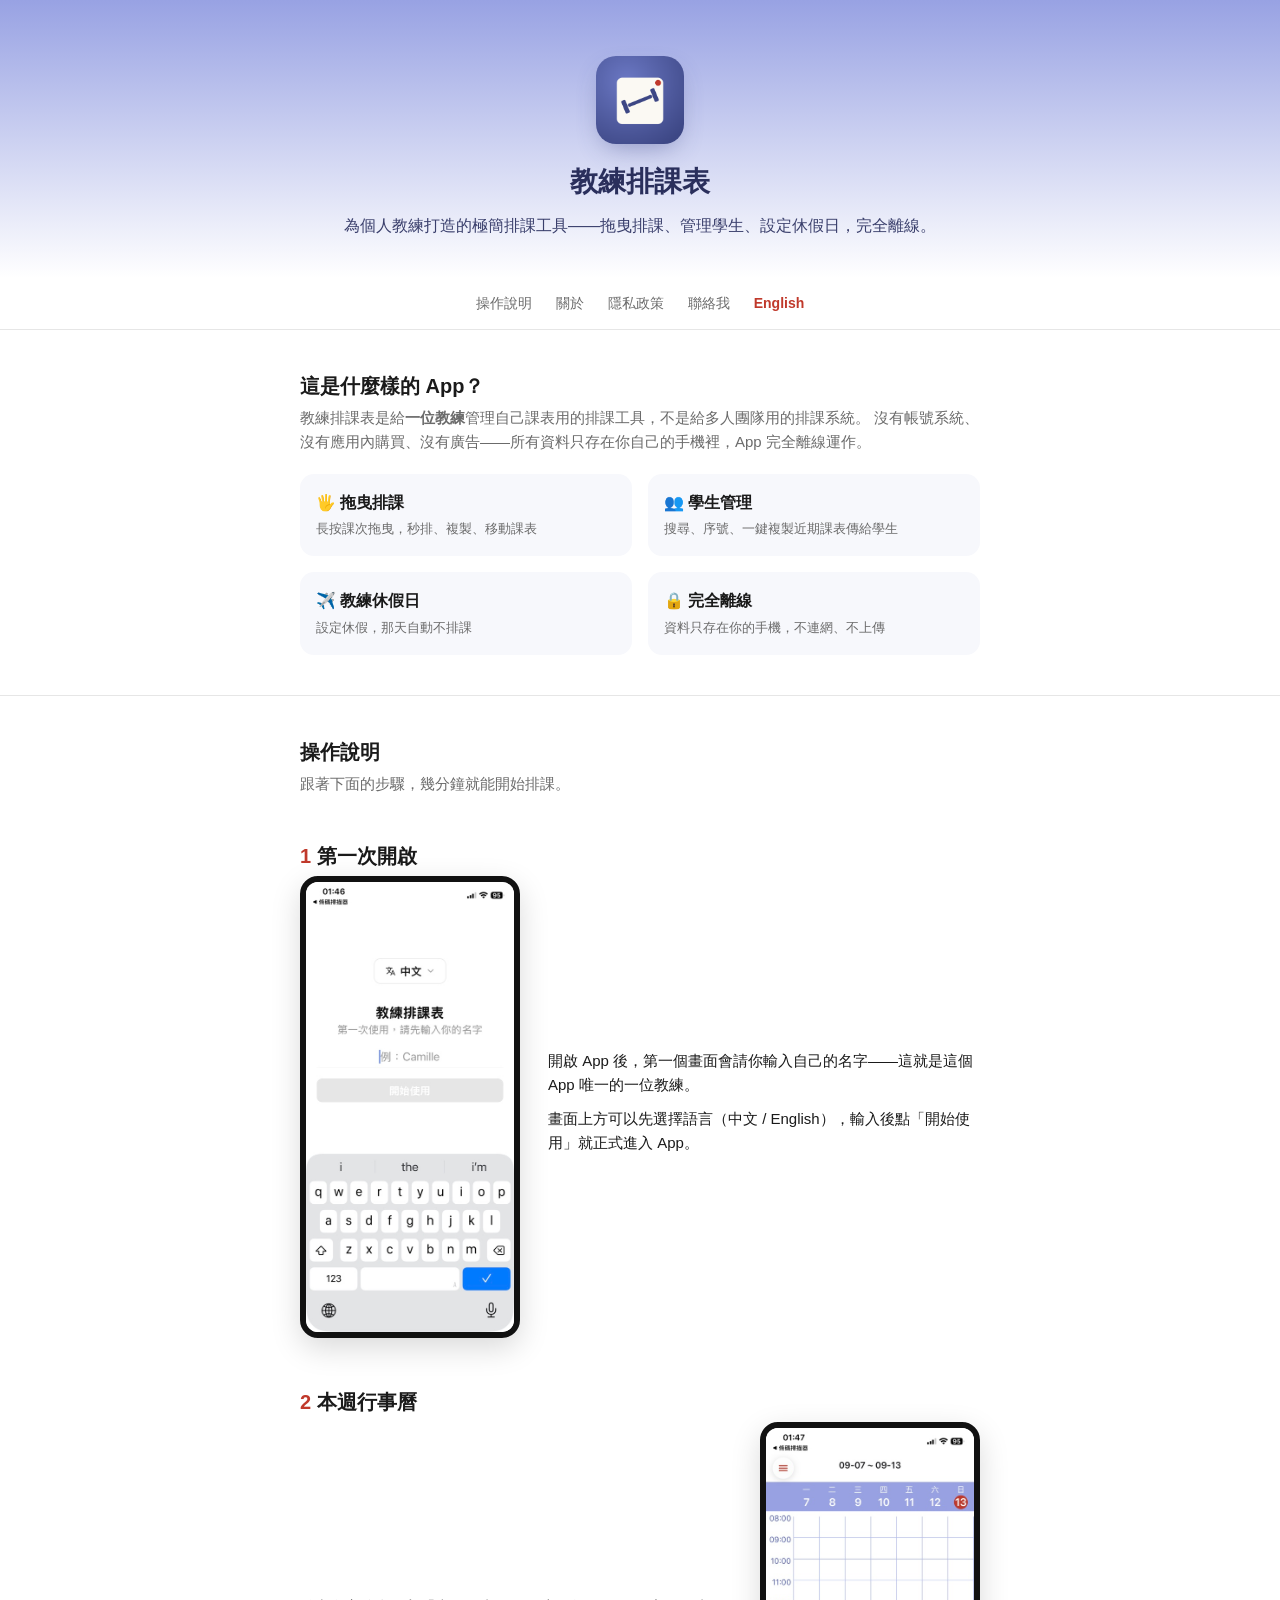
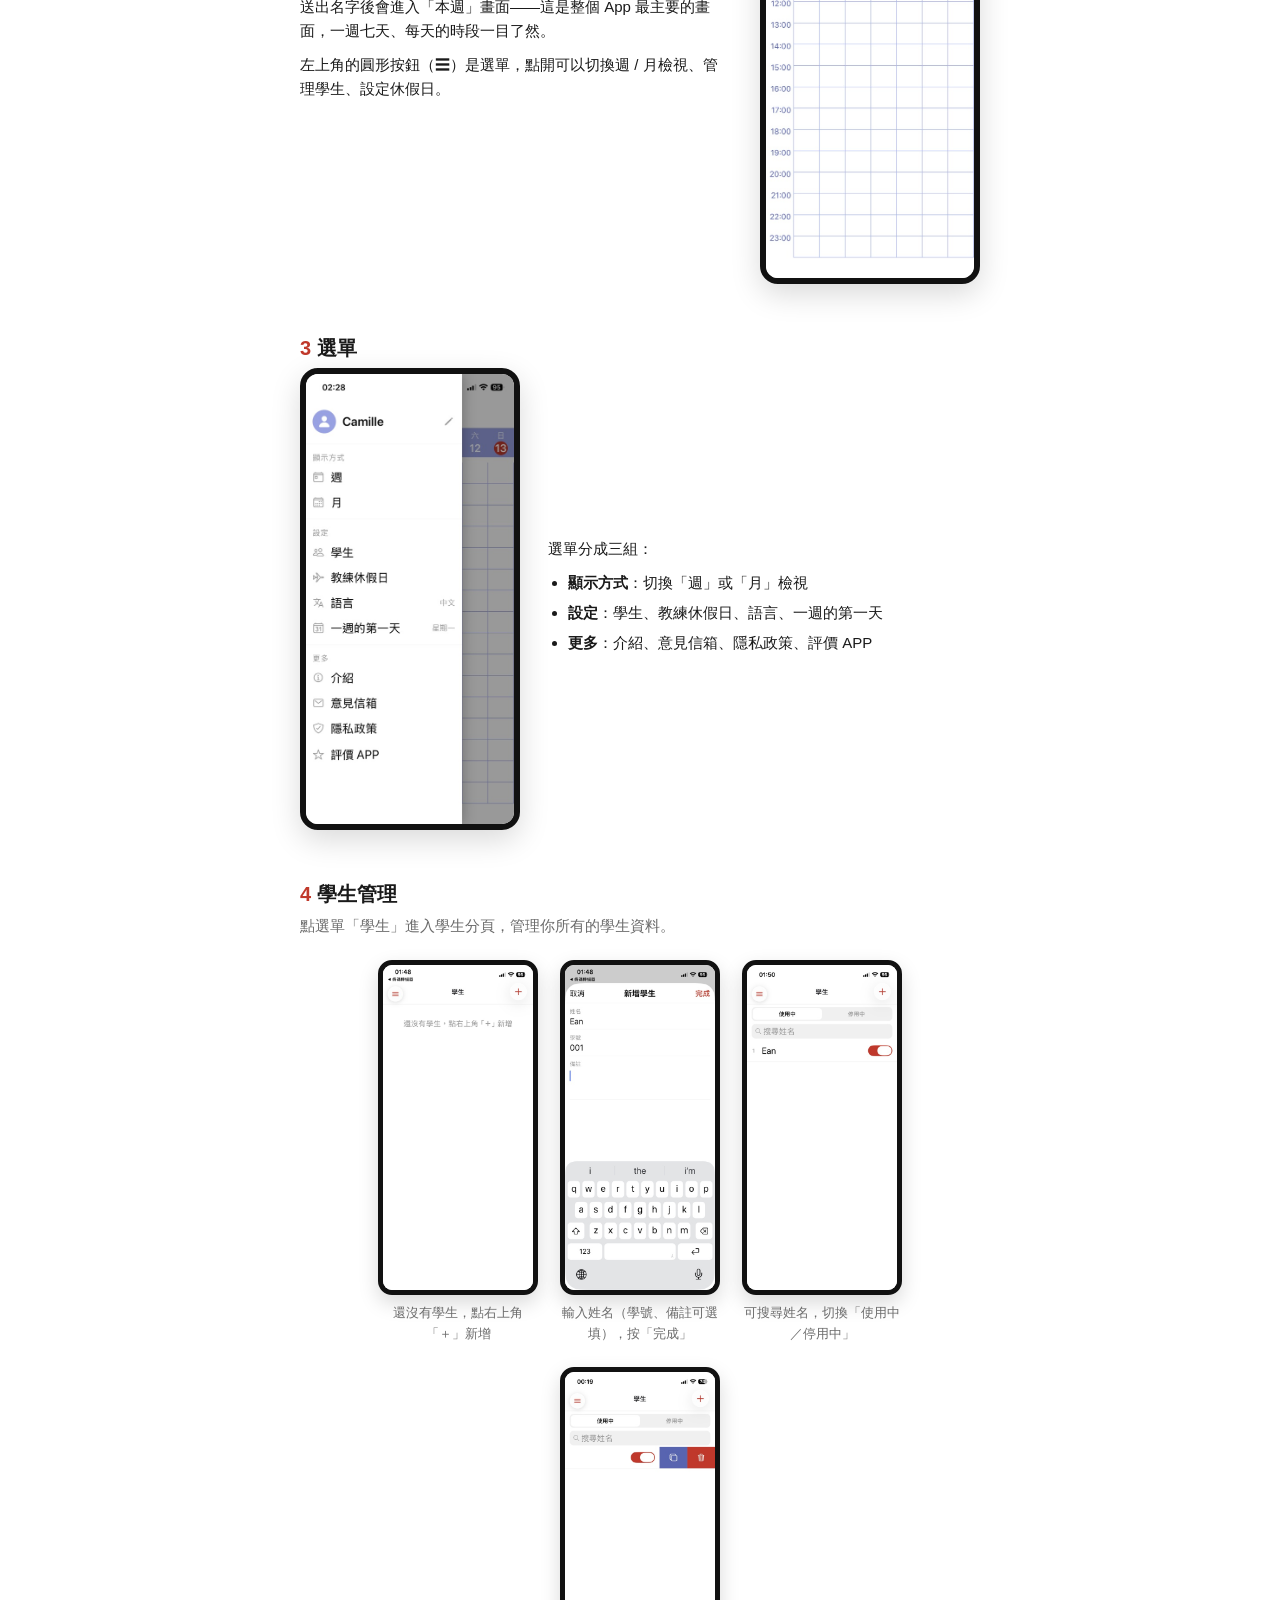
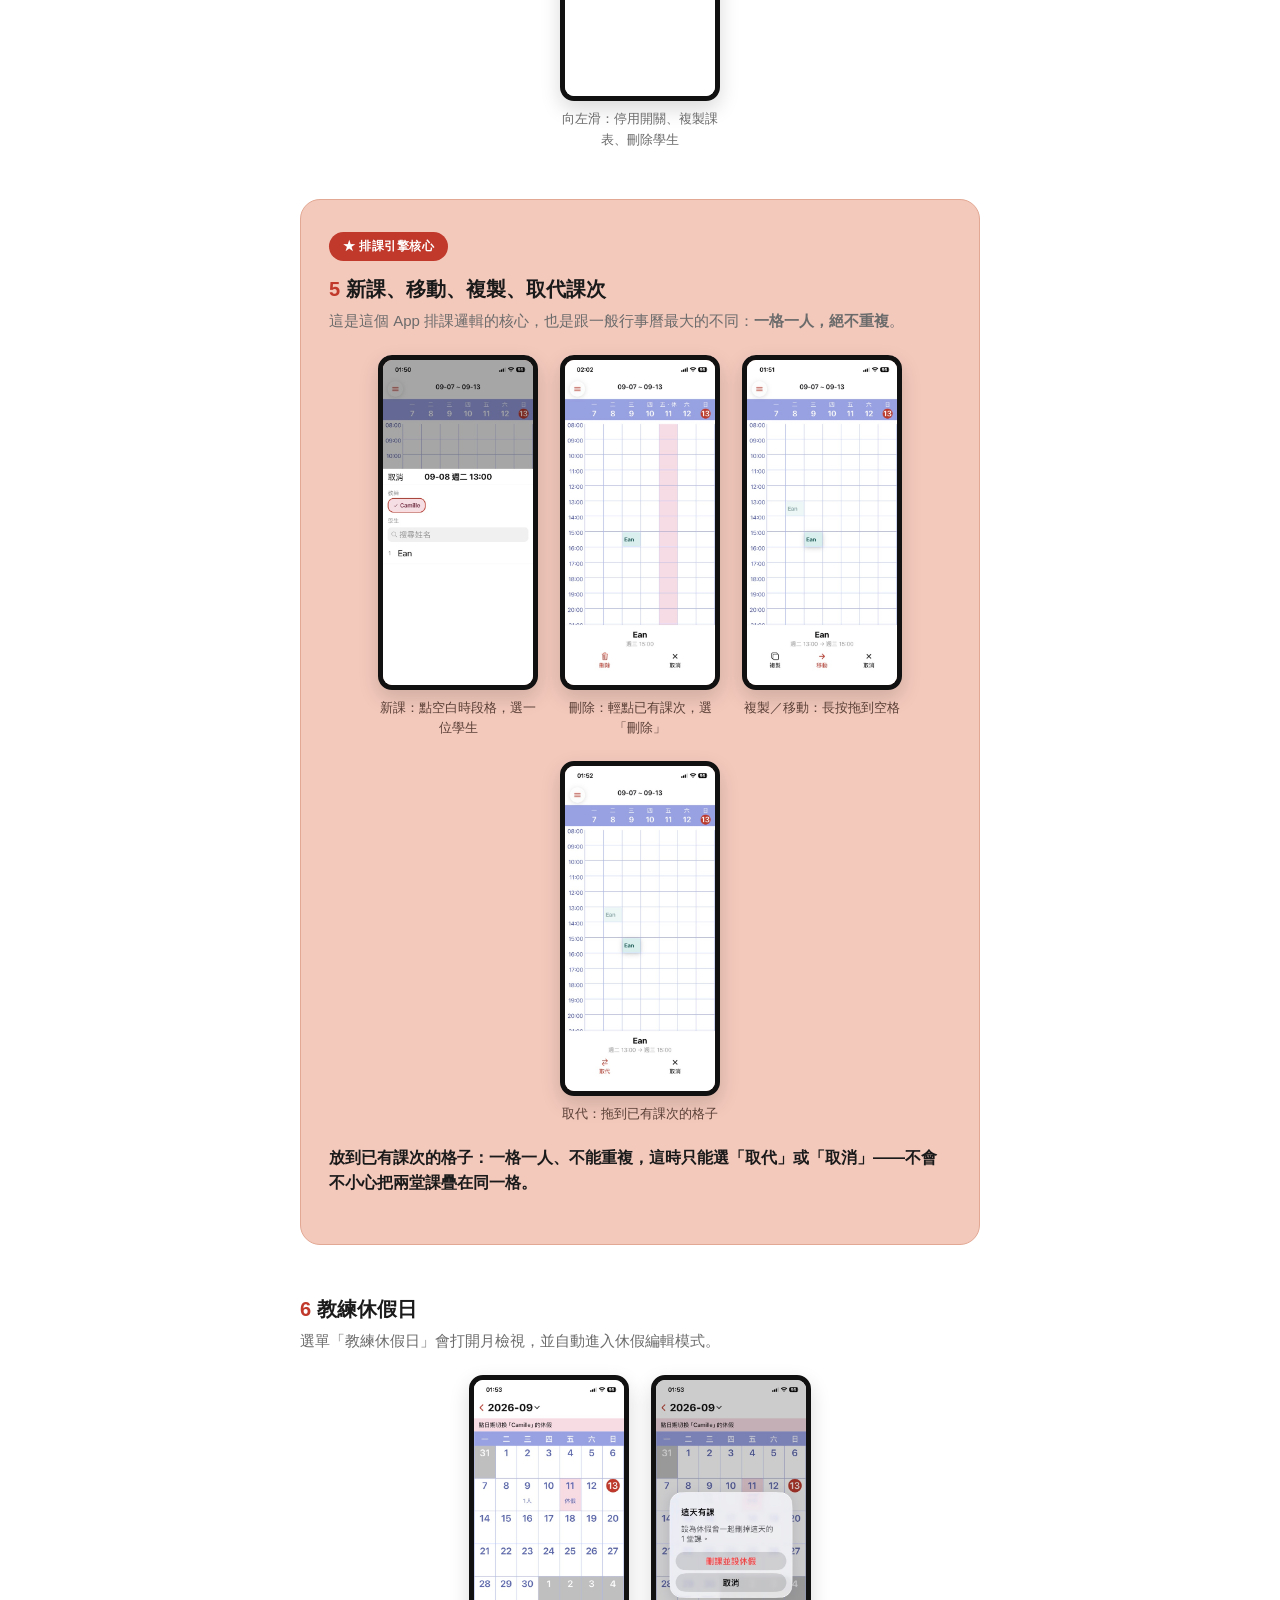
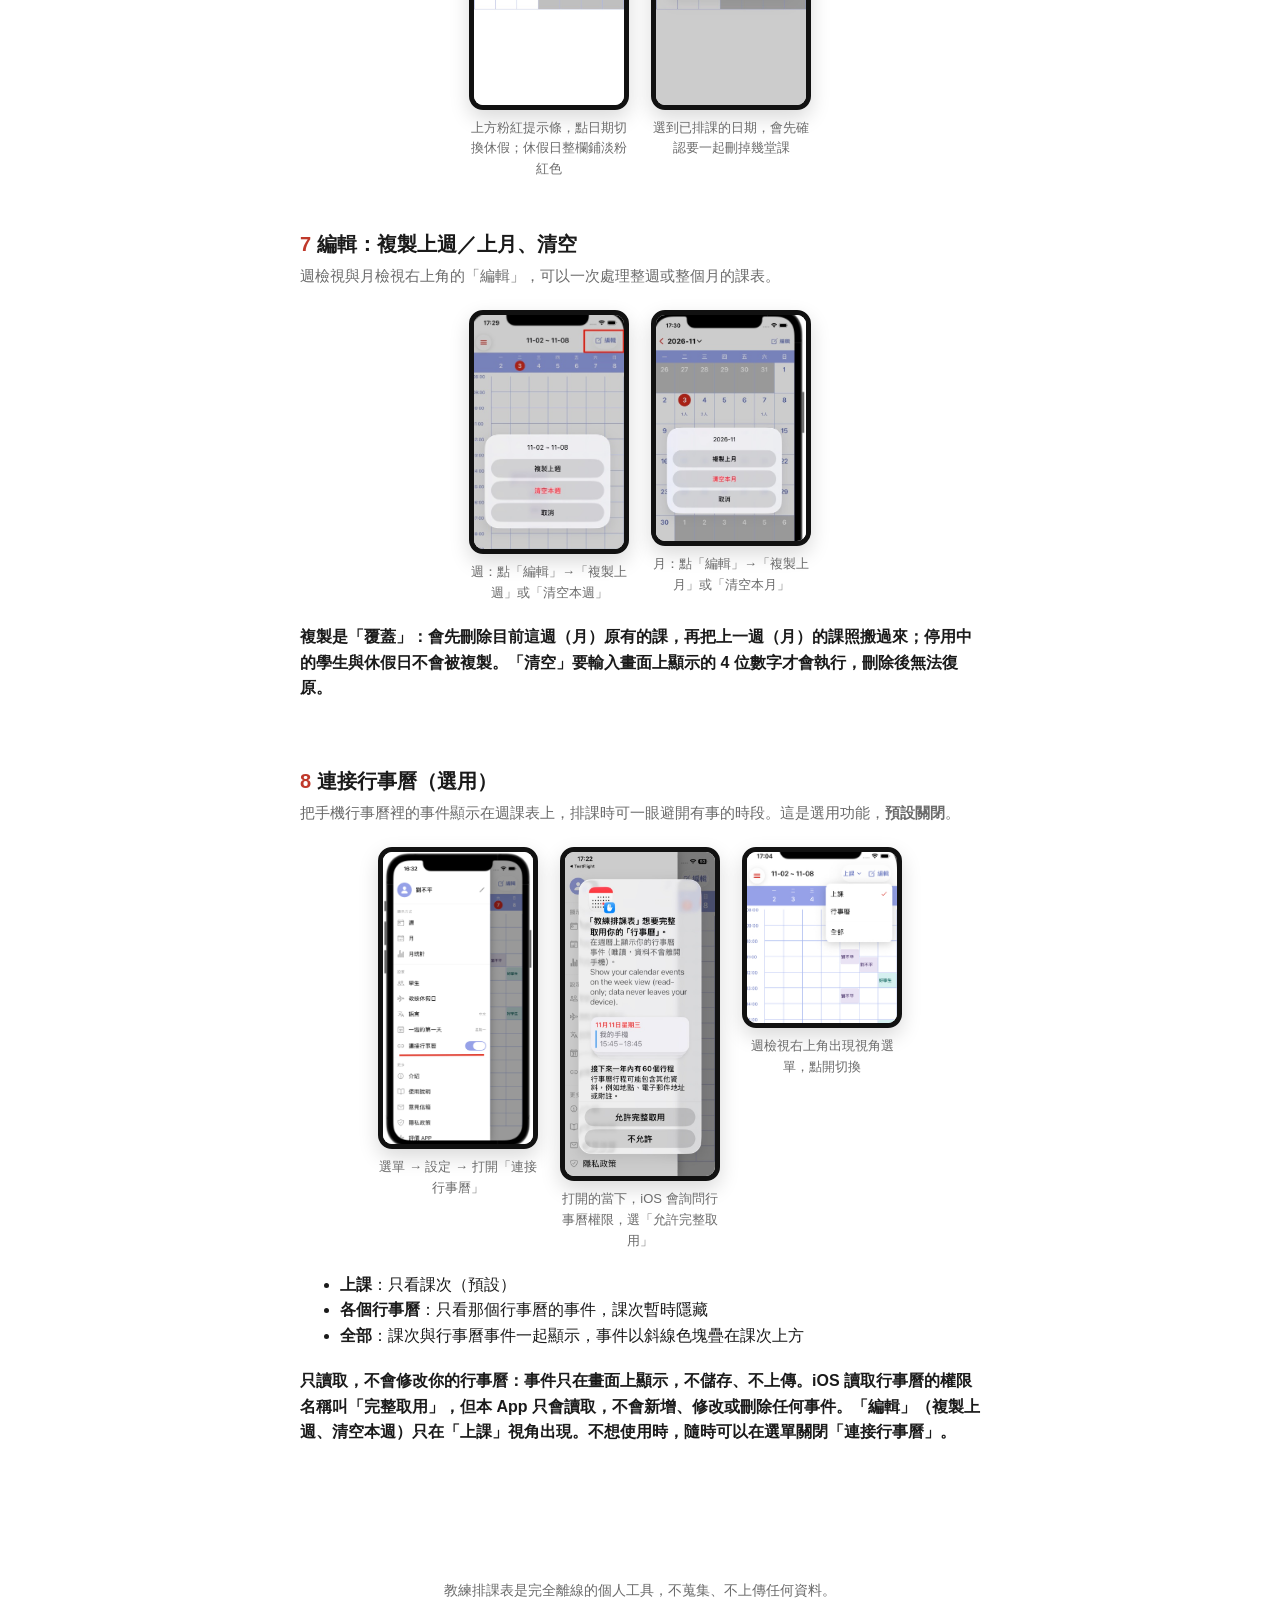
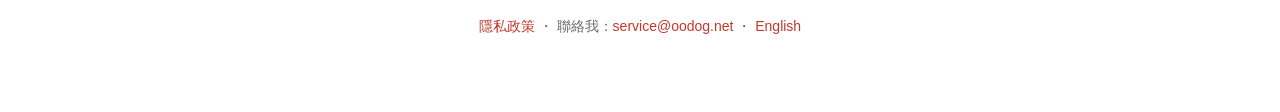
<file: index.html>
<!doctype html>
<html lang="zh-Hant">
<head>
  <meta charset="UTF-8" />
  <meta name="viewport" content="width=device-width, initial-scale=1.0" />
  <title>教練排課表 — 支援與操作說明</title>
  <meta name="description" content="教練排課表：為單一教練打造的極簡排課工具。拖曳排課、管理學生、設定休假日，完全離線、沒有帳號、沒有廣告。" />
  <meta name="keywords" content="教練排課表,排課 App,健身教練,私人教練,課表管理,學生管理,拖曳排課,CoachSchedule" />
  <link rel="canonical" href="https://yrhhiming.github.io/CoachScheduleSite/" />

  <!-- 語言版本 -->
  <link rel="alternate" hreflang="zh-Hant" href="https://yrhhiming.github.io/CoachScheduleSite/" />
  <link rel="alternate" hreflang="en" href="https://yrhhiming.github.io/CoachScheduleSite/en.html" />
  <link rel="alternate" hreflang="x-default" href="https://yrhhiming.github.io/CoachScheduleSite/" />

  <!-- Open Graph / 社群分享預覽卡 -->
  <meta property="og:type" content="website" />
  <meta property="og:site_name" content="教練排課表" />
  <meta property="og:title" content="教練排課表 — 為個人教練打造的極簡排課工具" />
  <meta property="og:description" content="拖曳排課、管理學生、設定休假日，完全離線、沒有帳號、沒有廣告。" />
  <meta property="og:url" content="https://yrhhiming.github.io/CoachScheduleSite/" />
  <meta property="og:image" content="https://yrhhiming.github.io/CoachScheduleSite/og-image.jpg" />
  <meta property="og:image:width" content="1200" />
  <meta property="og:image:height" content="630" />
  <meta property="og:locale" content="zh_TW" />

  <!-- Twitter Card -->
  <meta name="twitter:card" content="summary_large_image" />
  <meta name="twitter:title" content="教練排課表 — 為個人教練打造的極簡排課工具" />
  <meta name="twitter:description" content="拖曳排課、管理學生、設定休假日，完全離線、沒有帳號、沒有廣告。" />
  <meta name="twitter:image" content="https://yrhhiming.github.io/CoachScheduleSite/og-image.jpg" />

  <!-- Favicon -->
  <link rel="icon" type="image/svg+xml" href="favicon.svg" />
  <link rel="apple-touch-icon" href="apple-touch-icon.png" />

  <link rel="stylesheet" href="style.css" />

  <script type="application/ld+json">
  {
    "@context": "https://schema.org",
    "@type": "MobileApplication",
    "name": "教練排課表",
    "alternateName": "CoachSchedule",
    "applicationCategory": "ProductivityApplication",
    "operatingSystem": "iOS",
    "description": "為單一教練打造的極簡排課工具。拖曳排課、管理學生、設定休假日，完全離線、沒有帳號、沒有廣告。",
    "url": "https://yrhhiming.github.io/CoachScheduleSite/",
    "image": "https://yrhhiming.github.io/CoachScheduleSite/assets/brand/app-icon.png",
    "offers": {
      "@type": "Offer",
      "price": "0",
      "priceCurrency": "TWD"
    }
  }
  </script>
</head>
<body>

  <header class="hero">
    <div class="wrap">
      <img class="icon" src="assets/brand/app-icon.png" alt="教練排課表 App 圖示" />
      <h1>教練排課表</h1>
      <p>為個人教練打造的極簡排課工具——拖曳排課、管理學生、設定休假日，完全離線。</p>
    </div>
  </header>

  <nav class="top">
    <a href="#guide">操作說明</a>
    <a href="#about">關於</a>
    <a href="privacy.html">隱私政策</a>
    <a href="mailto:service@oodog.net">聯絡我</a>
    <a href="en.html" class="lang-switch">English</a>
  </nav>

  <section id="about">
    <div class="wrap">
      <h2>這是什麼樣的 App？</h2>
      <p class="step-desc">
        教練排課表是給<strong>一位教練</strong>管理自己課表用的排課工具，不是給多人團隊用的排課系統。
        沒有帳號系統、沒有應用內購買、沒有廣告——所有資料只存在你自己的手機裡，App 完全離線運作。
      </p>
      <div class="features">
        <div class="feature">
          <div class="f-title">🖐️ 拖曳排課</div>
          <div class="f-body">長按課次拖曳，秒排、複製、移動課表</div>
        </div>
        <div class="feature">
          <div class="f-title">👥 學生管理</div>
          <div class="f-body">搜尋、序號、一鍵複製近期課表傳給學生</div>
        </div>
        <div class="feature">
          <div class="f-title">✈️ 教練休假日</div>
          <div class="f-body">設定休假，那天自動不排課</div>
        </div>
        <div class="feature">
          <div class="f-title">🔒 完全離線</div>
          <div class="f-body">資料只存在你的手機，不連網、不上傳</div>
        </div>
      </div>
    </div>
  </section>

  <section id="guide">
    <div class="wrap">
      <h2>操作說明</h2>
      <p class="step-desc">跟著下面的步驟，幾分鐘就能開始排課。</p>
    </div>

    <div class="wrap">
      <div style="padding: 24px 0;">
        <h2><span class="step-no">1</span>第一次開啟</h2>
        <div class="step">
          <img src="assets/screenshots/zh/1.jpg" alt="第一次開啟 App，輸入教練名字" />
          <div class="text">
            <p>開啟 App 後，第一個畫面會請你輸入自己的名字——這就是這個 App 唯一的一位教練。</p>
            <p>畫面上方可以先選擇語言（中文 / English），輸入後點「開始使用」就正式進入 App。</p>
          </div>
        </div>
      </div>
    </div>

    <div class="wrap">
      <div style="padding: 24px 0;">
        <h2><span class="step-no">2</span>本週行事曆</h2>
        <div class="step reverse">
          <img src="assets/screenshots/zh/2.jpg" alt="本週行事曆，空白的週檢視" />
          <div class="text">
            <p>送出名字後會進入「本週」畫面——這是整個 App 最主要的畫面，一週七天、每天的時段一目了然。</p>
            <p>左上角的圓形按鈕（☰）是選單，點開可以切換週 / 月檢視、管理學生、設定休假日。</p>
          </div>
        </div>
      </div>
    </div>

    <div class="wrap">
      <div style="padding: 24px 0;">
        <h2><span class="step-no">3</span>選單</h2>
        <div class="step">
          <img src="assets/screenshots/zh/3.jpg" alt="左上角選單，顯示週/月切換、學生、教練休假日、語言、一週的第一天等設定" />
          <div class="text">
            <p>選單分成三組：</p>
            <ul>
              <li><strong>顯示方式</strong>：切換「週」或「月」檢視</li>
              <li><strong>設定</strong>：學生、教練休假日、語言、一週的第一天</li>
              <li><strong>更多</strong>：介紹、意見信箱、隱私政策、評價 APP</li>
            </ul>
          </div>
        </div>
      </div>
    </div>

    <div class="wrap">
      <div style="padding: 24px 0;">
        <h2><span class="step-no">4</span>學生管理</h2>
        <p class="step-desc">點選單「學生」進入學生分頁，管理你所有的學生資料。</p>
        <div class="substeps">
          <figure>
            <img src="assets/screenshots/zh/4-1.jpg" alt="還沒有學生的空白畫面" />
            <figcaption>還沒有學生，點右上角「＋」新增</figcaption>
          </figure>
          <figure>
            <img src="assets/screenshots/zh/4-2.jpg" alt="新增學生表單，輸入姓名與學號" />
            <figcaption>輸入姓名（學號、備註可選填），按「完成」</figcaption>
          </figure>
          <figure>
            <img src="assets/screenshots/zh/4-3.jpg" alt="學生清單，顯示搜尋欄與使用中/停用中分頁" />
            <figcaption>可搜尋姓名，切換「使用中／停用中」</figcaption>
          </figure>
          <figure>
            <img src="assets/screenshots/zh/4-4.jpg" alt="向左滑出開關、複製、刪除按鈕" />
            <figcaption>向左滑：停用開關、複製課表、刪除學生</figcaption>
          </figure>
        </div>
      </div>
    </div>

    <div class="wrap">
      <div class="featured">
        <span class="featured-badge">★ 排課引擎核心</span>
        <h2><span class="step-no">5</span>新課、移動、複製、取代課次</h2>
        <p class="step-desc" style="margin-bottom: 0;">這是這個 App 排課邏輯的核心，也是跟一般行事曆最大的不同：<strong>一格一人，絕不重複</strong>。</p>
        <div class="substeps">
          <figure>
            <img src="assets/screenshots/zh/5-1.jpg" alt="點空白時段跳出的排課面板，選一位學生" />
            <figcaption>新課：點空白時段格，選一位學生</figcaption>
          </figure>
          <figure>
            <img src="assets/screenshots/zh/5-2.jpg" alt="輕點已有課次，跳出刪除或取消" />
            <figcaption>刪除：輕點已有課次，選「刪除」</figcaption>
          </figure>
          <figure>
            <img src="assets/screenshots/zh/5-3.jpg" alt="長按課次拖到空格，跳出複製或移動" />
            <figcaption>複製／移動：長按拖到空格</figcaption>
          </figure>
          <figure>
            <img src="assets/screenshots/zh/5-4.jpg" alt="拖到已有課次的格子，只能選取代或取消" />
            <figcaption>取代：拖到已有課次的格子</figcaption>
          </figure>
        </div>
        <p class="highlight-rule" style="margin-top: 20px;">放到<strong>已有課次的格子</strong>：一格一人、不能重複，這時只能選「取代」或「取消」——不會不小心把兩堂課疊在同一格。</p>
      </div>
    </div>

    <div class="wrap">
      <div style="padding: 24px 0;">
        <h2><span class="step-no">6</span>教練休假日</h2>
        <p class="step-desc">選單「教練休假日」會打開月檢視，並自動進入休假編輯模式。</p>
        <div class="substeps">
          <figure>
            <img src="assets/screenshots/zh/6-1.jpg" alt="月檢視的休假編輯模式，粉紅提示條說明點日期切換休假" />
            <figcaption>上方粉紅提示條，點日期切換休假；休假日整欄鋪淡粉紅色</figcaption>
          </figure>
          <figure>
            <img src="assets/screenshots/zh/6-2.jpg" alt="選到已經有排課的日期時，跳出確認訊息" />
            <figcaption>選到已排課的日期，會先確認要一起刪掉幾堂課</figcaption>
          </figure>
        </div>
      </div>
    </div>
    <div class="wrap">
      <div style="padding: 24px 0;">
        <h2><span class="step-no">7</span>編輯：複製上週／上月、清空</h2>
        <p class="step-desc">週檢視與月檢視右上角的「編輯」，可以一次處理整週或整個月的課表。</p>
        <div class="substeps">
          <figure>
            <img src="assets/screenshots/zh/7-1.jpg" alt="週檢視右上角的編輯選單，有複製上週、清空本週" />
            <figcaption>週：點「編輯」→「複製上週」或「清空本週」</figcaption>
          </figure>
          <figure>
            <img src="assets/screenshots/zh/7-2.jpg" alt="月檢視右上角的編輯選單，有複製上月、清空本月" />
            <figcaption>月：點「編輯」→「複製上月」或「清空本月」</figcaption>
          </figure>
        </div>
        <p class="highlight-rule" style="margin-top: 20px;"><strong>複製是「覆蓋」</strong>：會先刪除目前這週（月）原有的課，再把上一週（月）的課照搬過來；停用中的學生與休假日不會被複製。「清空」要輸入畫面上顯示的 4 位數字才會執行，刪除後無法復原。</p>
      </div>
    </div>
    <div class="wrap">
      <div style="padding: 24px 0;">
        <h2><span class="step-no">8</span>連接行事曆（選用）</h2>
        <p class="step-desc">把手機行事曆裡的事件顯示在週課表上，排課時可一眼避開有事的時段。這是選用功能，<strong>預設關閉</strong>。</p>
        <div class="substeps">
          <figure>
            <img src="assets/screenshots/zh/8-1.jpg" alt="選單「設定」裡的「連接行事曆」開關" />
            <figcaption>選單 → 設定 → 打開「連接行事曆」</figcaption>
          </figure>
          <figure>
            <img src="assets/screenshots/zh/8-2.jpg" alt="iOS 詢問是否允許取用行事曆的權限視窗" />
            <figcaption>打開的當下，iOS 會詢問行事曆權限，選「允許完整取用」</figcaption>
          </figure>
          <figure>
            <img src="assets/screenshots/zh/8-3.jpg" alt="週檢視標題列右上角的視角選單，有上課、行事曆、全部" />
            <figcaption>週檢視右上角出現視角選單，點開切換</figcaption>
          </figure>
        </div>
        <ul style="margin-top: 20px;">
          <li><strong>上課</strong>：只看課次（預設）</li>
          <li><strong>各個行事曆</strong>：只看那個行事曆的事件，課次暫時隱藏</li>
          <li><strong>全部</strong>：課次與行事曆事件一起顯示，事件以斜線色塊疊在課次上方</li>
        </ul>
        <p class="highlight-rule" style="margin-top: 20px;"><strong>只讀取，不會修改你的行事曆</strong>：事件只在畫面上顯示，不儲存、不上傳。iOS 讀取行事曆的權限名稱叫「完整取用」，但本 App 只會讀取，不會新增、修改或刪除任何事件。「編輯」（複製上週、清空本週）只在「上課」視角出現。不想使用時，隨時可以在選單關閉「連接行事曆」。</p>
      </div>
    </div>
  </section>

  <footer>
    <div class="wrap">
      <p>教練排課表是完全離線的個人工具，不蒐集、不上傳任何資料。</p>
      <p>
        <a href="privacy.html">隱私政策</a> ・
        聯絡我：<a href="mailto:service@oodog.net">service@oodog.net</a> ・
        <a href="en.html">English</a>
      </p>
    </div>
  </footer>

</body>
</html>
</file>
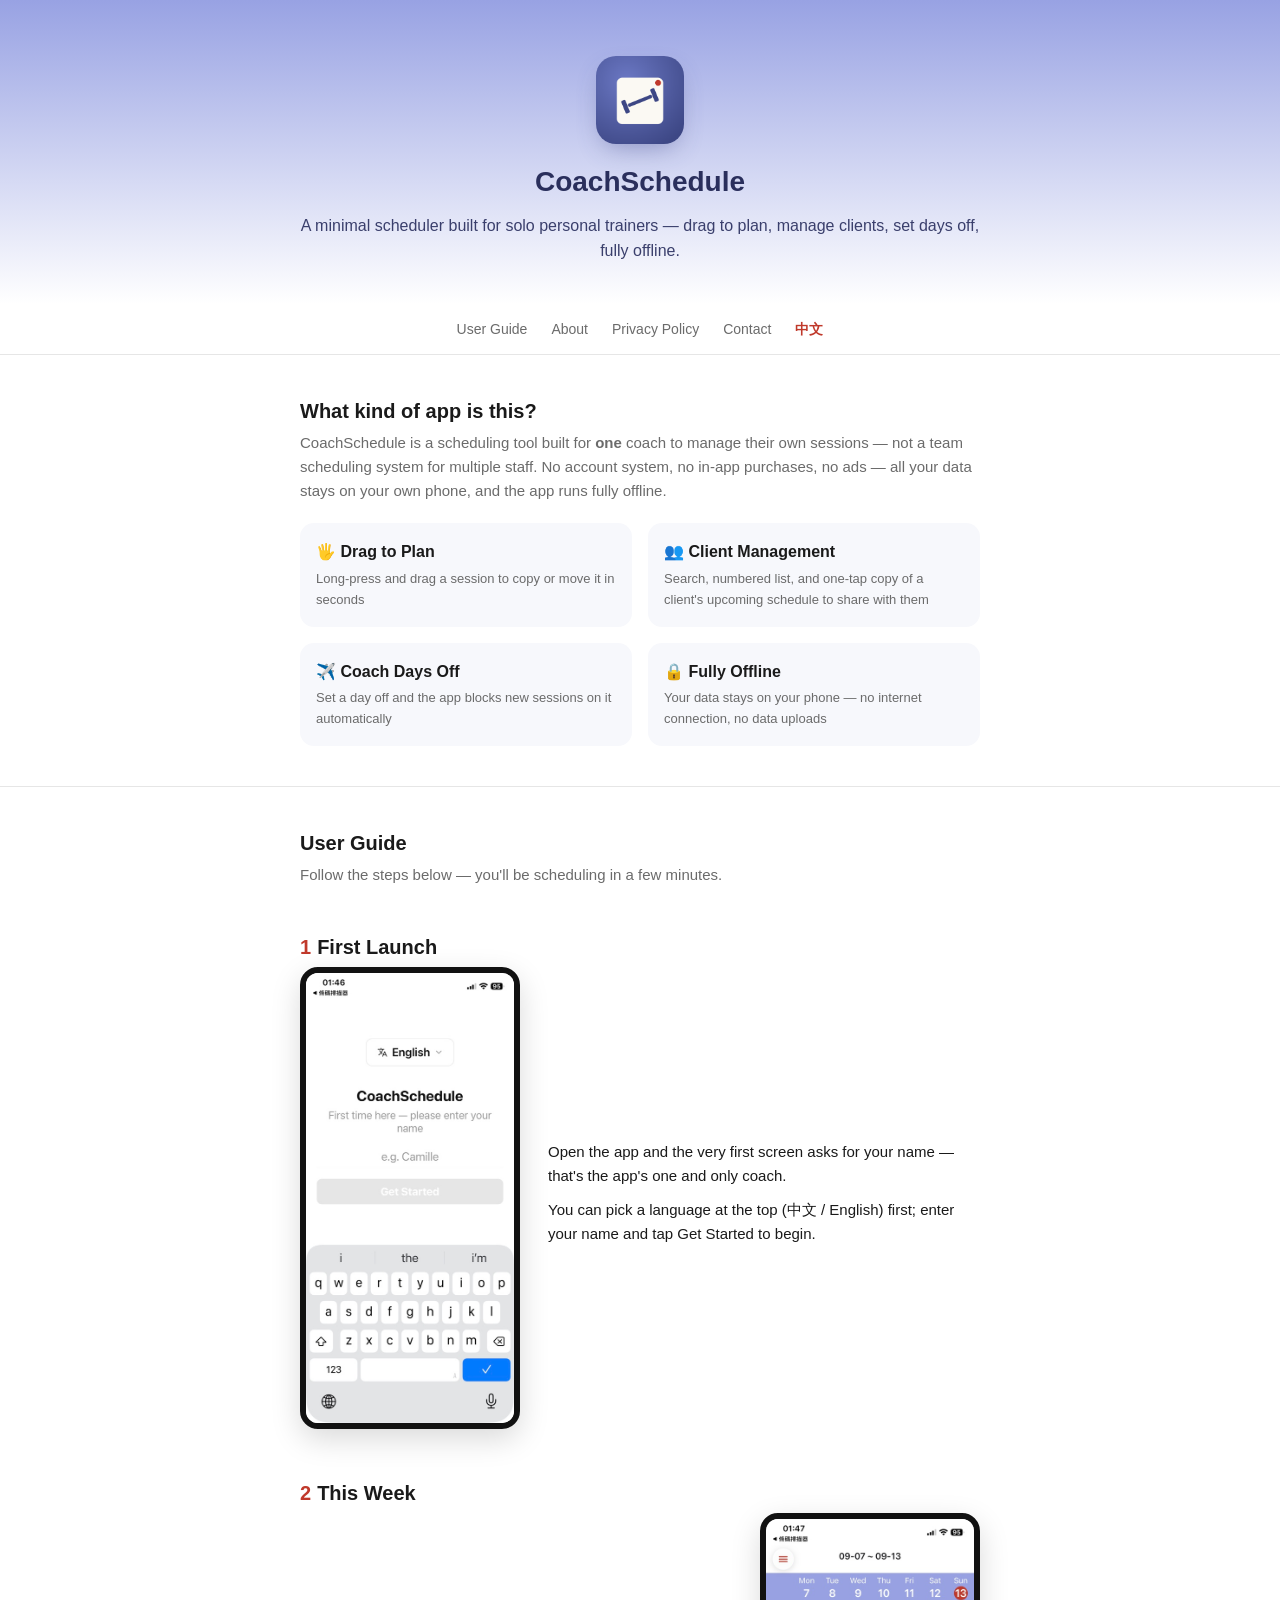
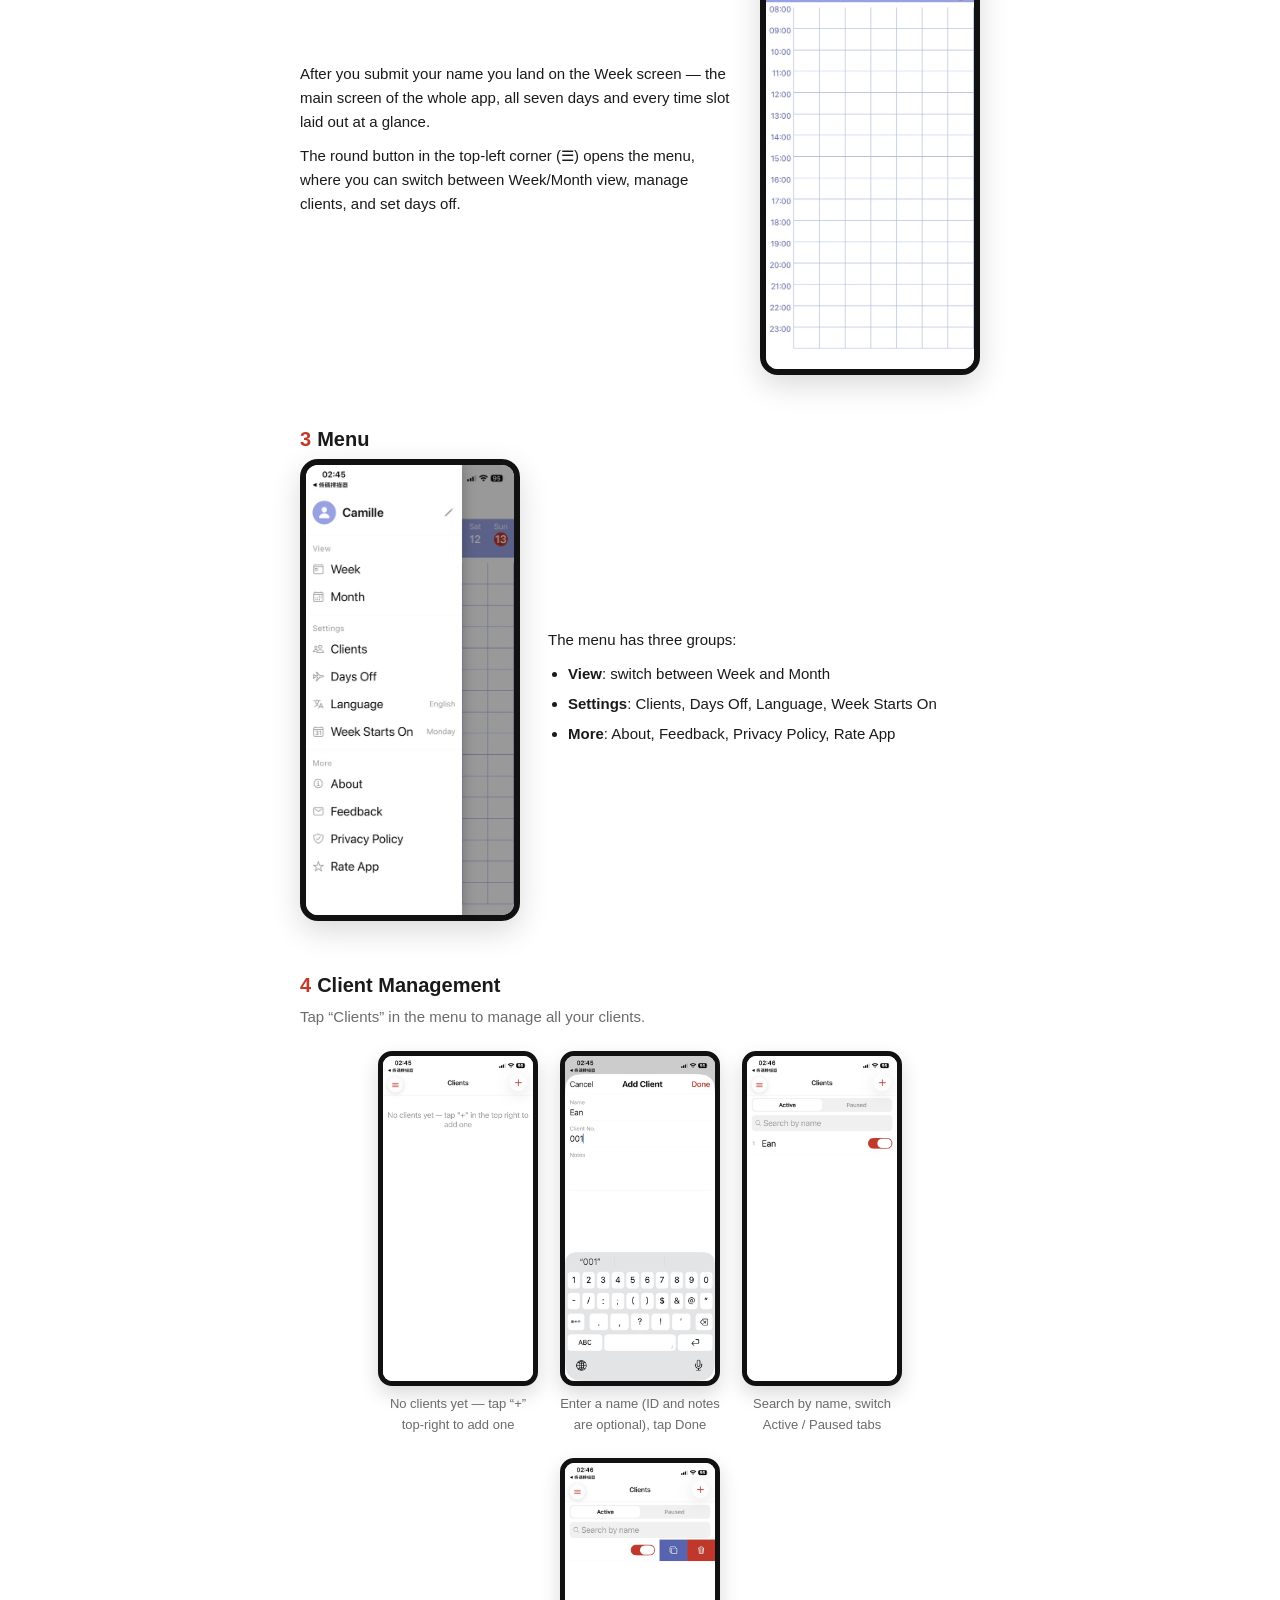
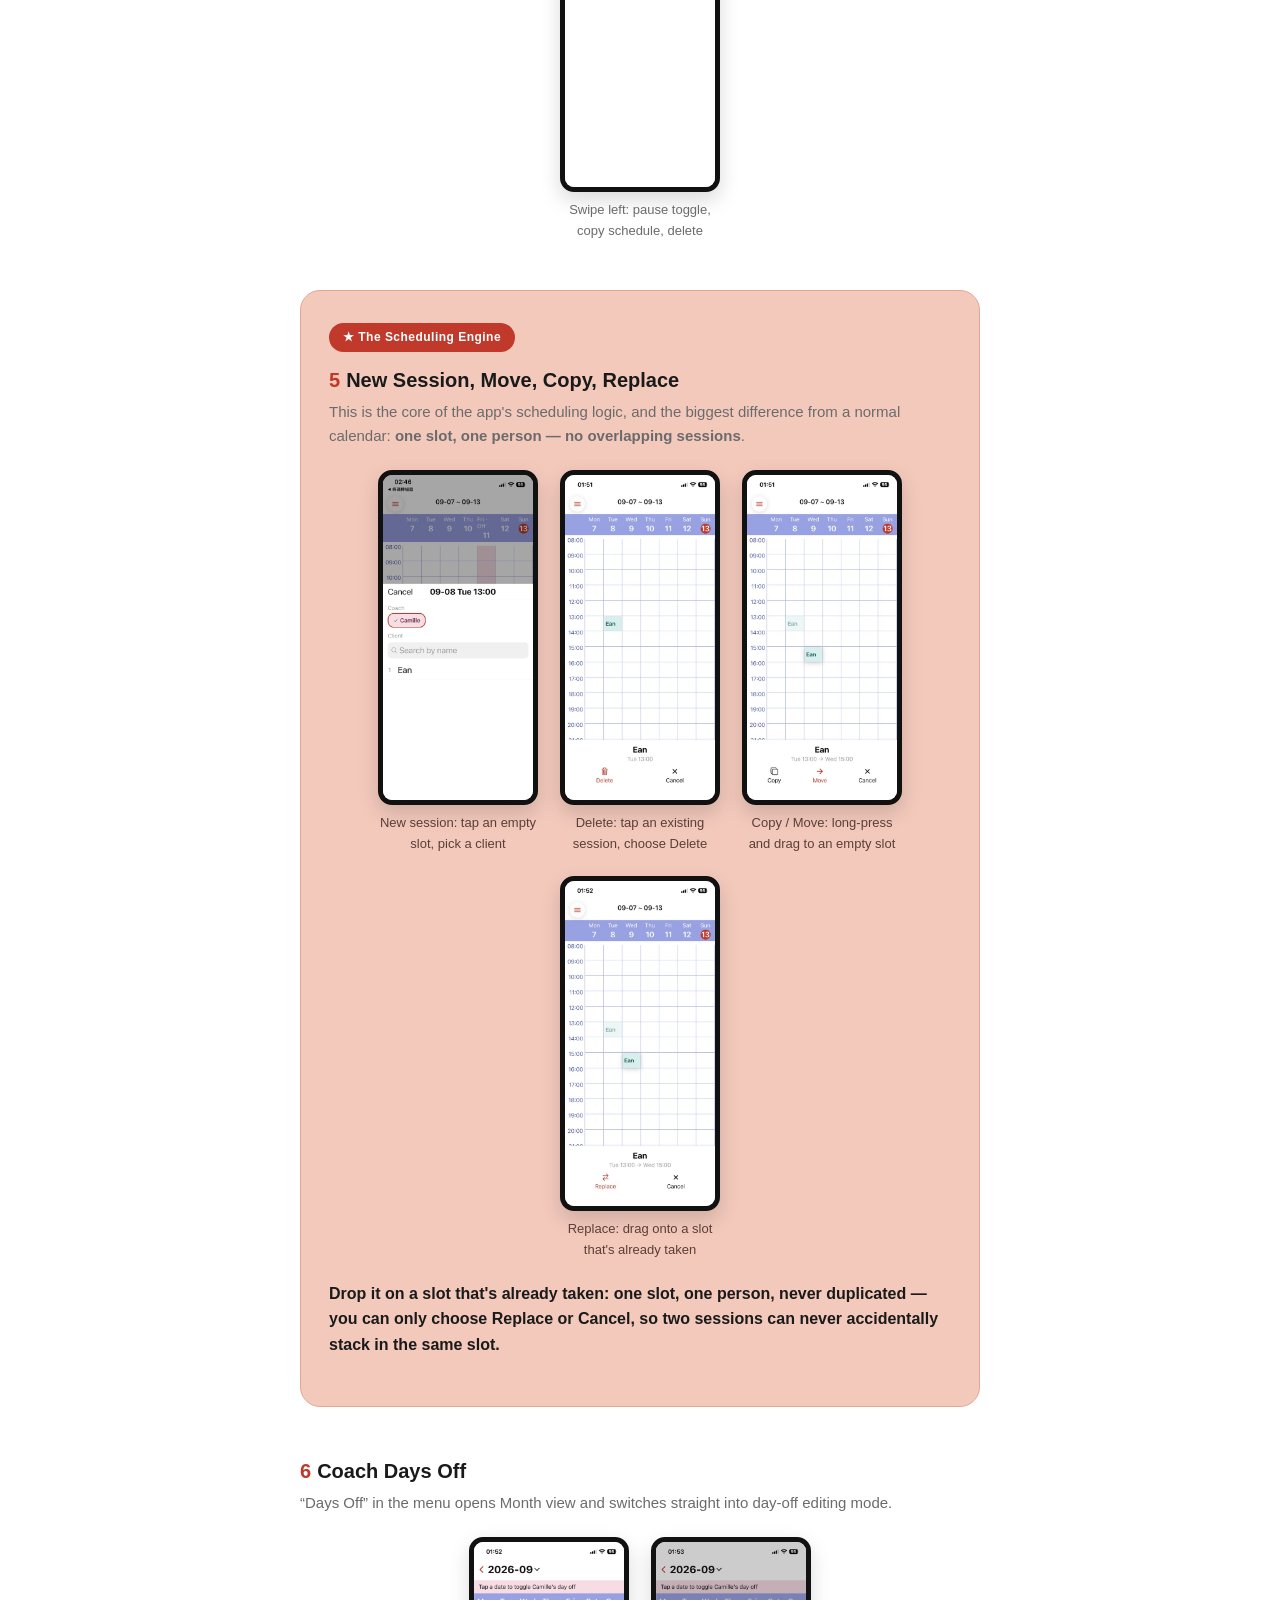
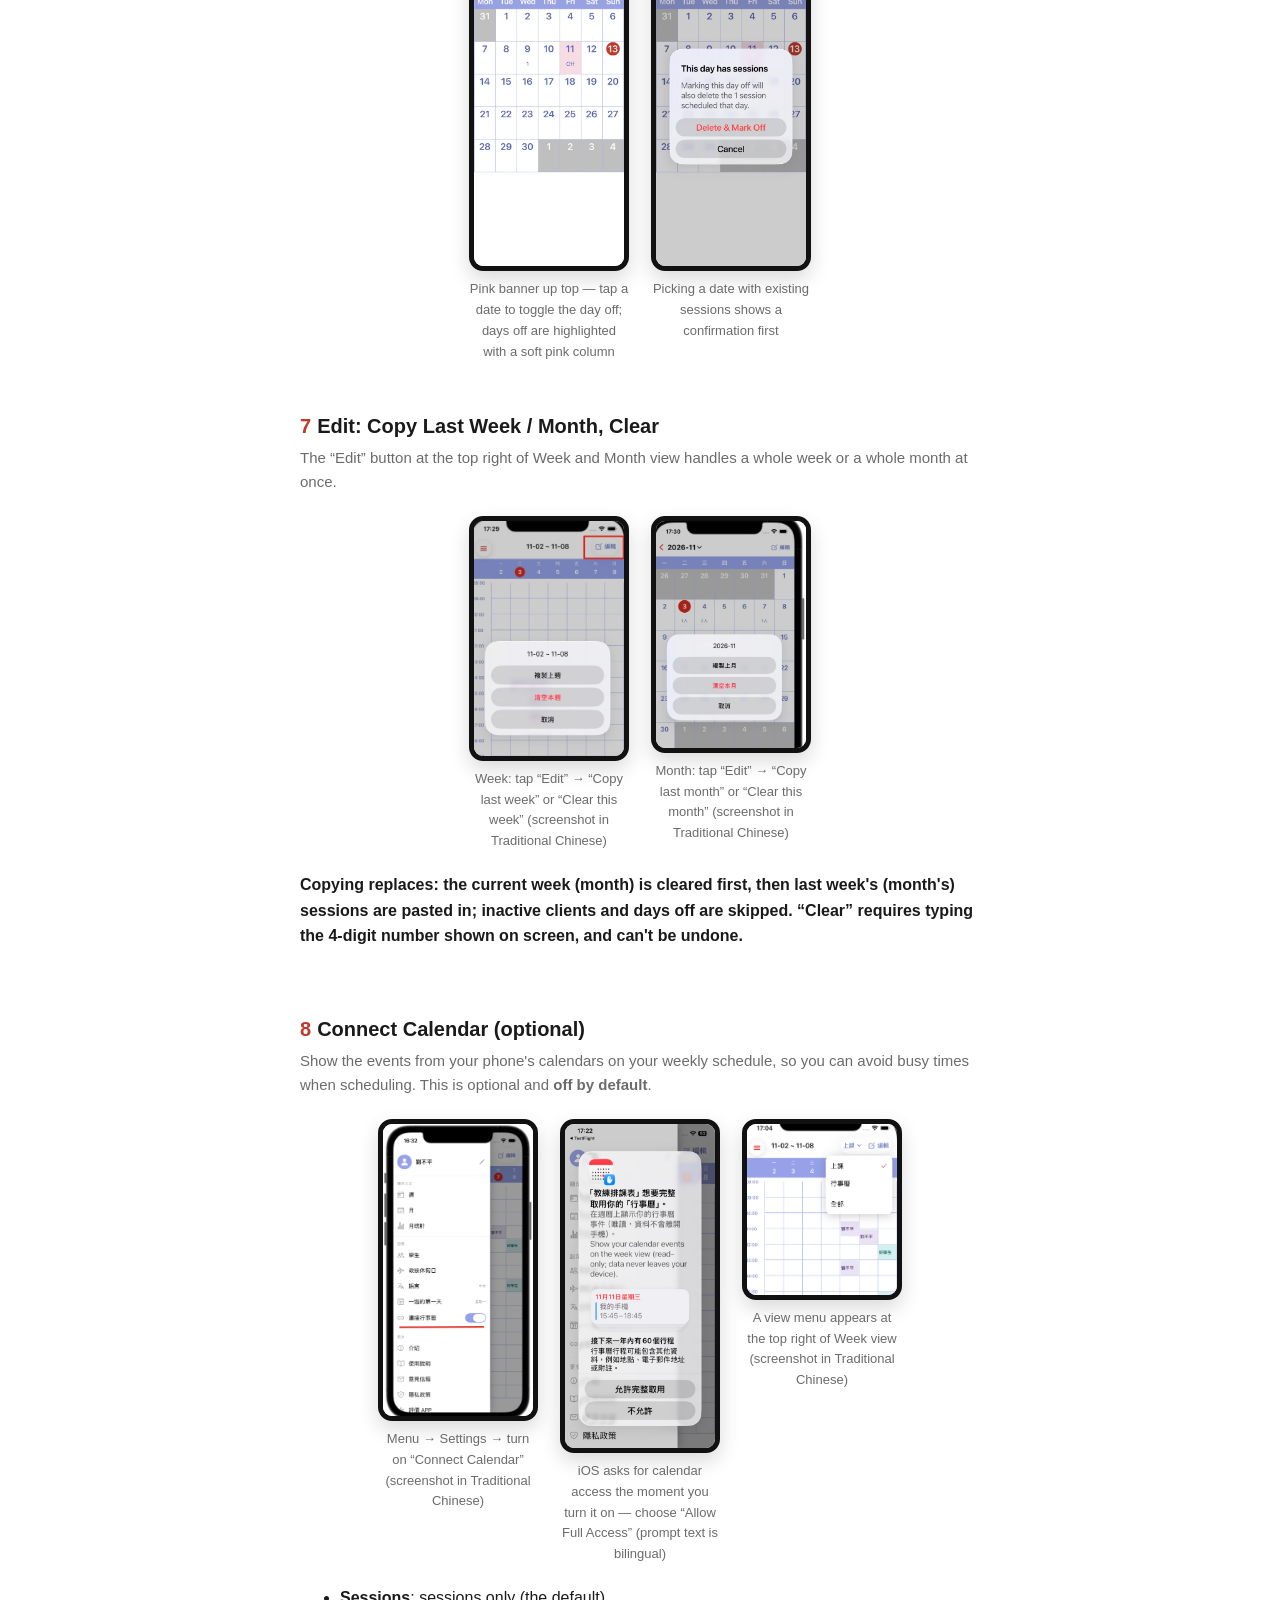
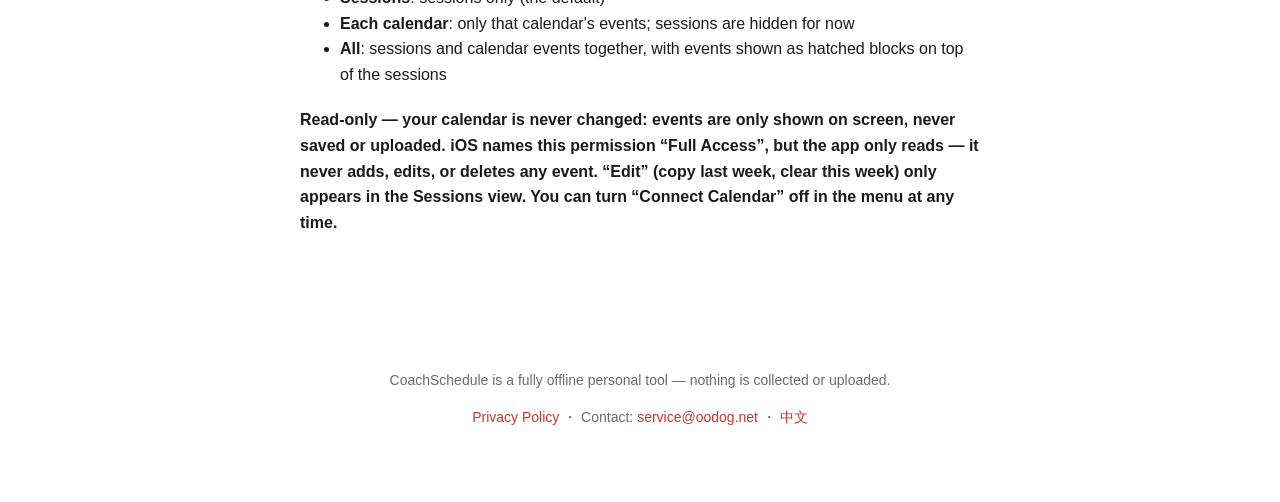
<file: en.html>
<!doctype html>
<html lang="en">
<head>
  <meta charset="UTF-8" />
  <meta name="viewport" content="width=device-width, initial-scale=1.0" />
  <title>CoachSchedule — Support & User Guide</title>
  <meta name="description" content="CoachSchedule: a minimal scheduling app for a single personal trainer. Drag-and-drop sessions, manage clients, set days off — fully offline, no account, no ads." />
  <meta name="keywords" content="CoachSchedule,personal trainer app,coach scheduling app,client management,drag and drop calendar,fitness trainer schedule" />
  <link rel="canonical" href="https://yrhhiming.github.io/CoachScheduleSite/en.html" />

  <!-- Language versions -->
  <link rel="alternate" hreflang="zh-Hant" href="https://yrhhiming.github.io/CoachScheduleSite/" />
  <link rel="alternate" hreflang="en" href="https://yrhhiming.github.io/CoachScheduleSite/en.html" />
  <link rel="alternate" hreflang="x-default" href="https://yrhhiming.github.io/CoachScheduleSite/" />

  <!-- Open Graph -->
  <meta property="og:type" content="website" />
  <meta property="og:site_name" content="CoachSchedule" />
  <meta property="og:title" content="CoachSchedule — A Minimal Scheduler for Personal Trainers" />
  <meta property="og:description" content="Drag-and-drop sessions, manage clients, set days off — fully offline, no account, no ads." />
  <meta property="og:url" content="https://yrhhiming.github.io/CoachScheduleSite/en.html" />
  <meta property="og:image" content="https://yrhhiming.github.io/CoachScheduleSite/og-image-en.jpg" />
  <meta property="og:image:width" content="1200" />
  <meta property="og:image:height" content="630" />
  <meta property="og:locale" content="en_US" />

  <!-- Twitter Card -->
  <meta name="twitter:card" content="summary_large_image" />
  <meta name="twitter:title" content="CoachSchedule — A Minimal Scheduler for Personal Trainers" />
  <meta name="twitter:description" content="Drag-and-drop sessions, manage clients, set days off — fully offline, no account, no ads." />
  <meta name="twitter:image" content="https://yrhhiming.github.io/CoachScheduleSite/og-image-en.jpg" />

  <!-- Favicon -->
  <link rel="icon" type="image/svg+xml" href="favicon.svg" />
  <link rel="apple-touch-icon" href="apple-touch-icon.png" />

  <link rel="stylesheet" href="style.css" />

  <script type="application/ld+json">
  {
    "@context": "https://schema.org",
    "@type": "MobileApplication",
    "name": "CoachSchedule",
    "applicationCategory": "ProductivityApplication",
    "operatingSystem": "iOS",
    "description": "A minimal scheduling app for a single personal trainer. Drag-and-drop sessions, manage clients, set days off — fully offline, no account, no ads.",
    "url": "https://yrhhiming.github.io/CoachScheduleSite/en.html",
    "image": "https://yrhhiming.github.io/CoachScheduleSite/assets/brand/app-icon.png",
    "offers": {
      "@type": "Offer",
      "price": "0",
      "priceCurrency": "USD"
    }
  }
  </script>
</head>
<body>

  <header class="hero">
    <div class="wrap">
      <img class="icon" src="assets/brand/app-icon.png" alt="CoachSchedule app icon" />
      <h1>CoachSchedule</h1>
      <p>A minimal scheduler built for solo personal trainers — drag to plan, manage clients, set days off, fully offline.</p>
    </div>
  </header>

  <nav class="top">
    <a href="#guide">User Guide</a>
    <a href="#about">About</a>
    <a href="privacy-en.html">Privacy Policy</a>
    <a href="mailto:service@oodog.net">Contact</a>
    <a href="index.html" class="lang-switch">中文</a>
  </nav>

  <section id="about">
    <div class="wrap">
      <h2>What kind of app is this?</h2>
      <p class="step-desc">
        CoachSchedule is a scheduling tool built for <strong>one</strong> coach to manage their own sessions — not a
        team scheduling system for multiple staff. No account system, no in-app purchases, no ads — all your data
        stays on your own phone, and the app runs fully offline.
      </p>
      <div class="features">
        <div class="feature">
          <div class="f-title">🖐️ Drag to Plan</div>
          <div class="f-body">Long-press and drag a session to copy or move it in seconds</div>
        </div>
        <div class="feature">
          <div class="f-title">👥 Client Management</div>
          <div class="f-body">Search, numbered list, and one-tap copy of a client's upcoming schedule to share with them</div>
        </div>
        <div class="feature">
          <div class="f-title">✈️ Coach Days Off</div>
          <div class="f-body">Set a day off and the app blocks new sessions on it automatically</div>
        </div>
        <div class="feature">
          <div class="f-title">🔒 Fully Offline</div>
          <div class="f-body">Your data stays on your phone — no internet connection, no data uploads</div>
        </div>
      </div>
    </div>
  </section>

  <section id="guide">
    <div class="wrap">
      <h2>User Guide</h2>
      <p class="step-desc">Follow the steps below — you'll be scheduling in a few minutes.</p>
    </div>

    <div class="wrap">
      <div style="padding: 24px 0;">
        <h2><span class="step-no">1</span>First Launch</h2>
        <div class="step">
          <img src="assets/screenshots/en/1.jpg" alt="First launch screen, enter the coach's name" />
          <div class="text">
            <p>Open the app and the very first screen asks for your name — that's the app's one and only coach.</p>
            <p>You can pick a language at the top (中文 / English) first; enter your name and tap Get Started to begin.</p>
          </div>
        </div>
      </div>
    </div>

    <div class="wrap">
      <div style="padding: 24px 0;">
        <h2><span class="step-no">2</span>This Week</h2>
        <div class="step reverse">
          <img src="assets/screenshots/en/2.jpg" alt="This Week screen, empty week grid" />
          <div class="text">
            <p>After you submit your name you land on the Week screen — the main screen of the whole app, all seven days and every time slot laid out at a glance.</p>
            <p>The round button in the top-left corner (☰) opens the menu, where you can switch between Week/Month view, manage clients, and set days off.</p>
          </div>
        </div>
      </div>
    </div>

    <div class="wrap">
      <div style="padding: 24px 0;">
        <h2><span class="step-no">3</span>Menu</h2>
        <div class="step">
          <img src="assets/screenshots/en/3.jpg" alt="Top-left menu, showing Week/Month switch, Clients, Days Off, Language, Week Starts On" />
          <div class="text">
            <p>The menu has three groups:</p>
            <ul>
              <li><strong>View</strong>: switch between Week and Month</li>
              <li><strong>Settings</strong>: Clients, Days Off, Language, Week Starts On</li>
              <li><strong>More</strong>: About, Feedback, Privacy Policy, Rate App</li>
            </ul>
          </div>
        </div>
      </div>
    </div>

    <div class="wrap">
      <div style="padding: 24px 0;">
        <h2><span class="step-no">4</span>Client Management</h2>
        <p class="step-desc">Tap “Clients” in the menu to manage all your clients.</p>
        <div class="substeps">
          <figure>
            <img src="assets/screenshots/en/4-1.jpg" alt="Empty state, no clients yet" />
            <figcaption>No clients yet — tap “+” top-right to add one</figcaption>
          </figure>
          <figure>
            <img src="assets/screenshots/en/4-2.jpg" alt="Add client form, name and client ID" />
            <figcaption>Enter a name (ID and notes are optional), tap Done</figcaption>
          </figure>
          <figure>
            <img src="assets/screenshots/en/4-3.jpg" alt="Client list, search bar and Active/Paused tabs" />
            <figcaption>Search by name, switch Active / Paused tabs</figcaption>
          </figure>
          <figure>
            <img src="assets/screenshots/en/4-4.jpg" alt="Swipe left to reveal pause toggle, copy, delete" />
            <figcaption>Swipe left: pause toggle, copy schedule, delete</figcaption>
          </figure>
        </div>
      </div>
    </div>

    <div class="wrap">
      <div class="featured">
        <span class="featured-badge">★ The Scheduling Engine</span>
        <h2><span class="step-no">5</span>New Session, Move, Copy, Replace</h2>
        <p class="step-desc" style="margin-bottom: 0;">This is the core of the app's scheduling logic, and the biggest difference from a normal calendar: <strong>one slot, one person — no overlapping sessions</strong>.</p>
        <div class="substeps">
          <figure>
            <img src="assets/screenshots/en/5-1.jpg" alt="Tapping an empty slot opens a panel to pick a client" />
            <figcaption>New session: tap an empty slot, pick a client</figcaption>
          </figure>
          <figure>
            <img src="assets/screenshots/en/5-2.jpg" alt="Tapping an existing session shows Delete or Cancel" />
            <figcaption>Delete: tap an existing session, choose Delete</figcaption>
          </figure>
          <figure>
            <img src="assets/screenshots/en/5-3.jpg" alt="Dragging a session onto an empty slot shows Copy or Move" />
            <figcaption>Copy / Move: long-press and drag to an empty slot</figcaption>
          </figure>
          <figure>
            <img src="assets/screenshots/en/5-4.jpg" alt="Dragging onto an occupied slot only allows Replace or Cancel" />
            <figcaption>Replace: drag onto a slot that's already taken</figcaption>
          </figure>
        </div>
        <p class="highlight-rule" style="margin-top: 20px;">Drop it on a slot that's <strong>already taken</strong>: one slot, one person, never duplicated — you can only choose Replace or Cancel, so two sessions can never accidentally stack in the same slot.</p>
      </div>
    </div>

    <div class="wrap">
      <div style="padding: 24px 0;">
        <h2><span class="step-no">6</span>Coach Days Off</h2>
        <p class="step-desc">“Days Off” in the menu opens Month view and switches straight into day-off editing mode.</p>
        <div class="substeps">
          <figure>
            <img src="assets/screenshots/en/6-1.jpg" alt="Month view in day-off editing mode, pink banner explaining tap to toggle" />
            <figcaption>Pink banner up top — tap a date to toggle the day off; days off are highlighted with a soft pink column</figcaption>
          </figure>
          <figure>
            <img src="assets/screenshots/en/6-2.jpg" alt="Confirmation dialog when picking a date that already has sessions" />
            <figcaption>Picking a date with existing sessions shows a confirmation first</figcaption>
          </figure>
        </div>
      </div>
    </div>
    <div class="wrap">
      <div style="padding: 24px 0;">
        <h2><span class="step-no">7</span>Edit: Copy Last Week / Month, Clear</h2>
        <p class="step-desc">The “Edit” button at the top right of Week and Month view handles a whole week or a whole month at once.</p>
        <div class="substeps">
          <figure>
            <img src="assets/screenshots/zh/7-1.jpg" alt="The Edit menu in Week view, with Copy last week and Clear this week (screenshot shows the Traditional Chinese interface)" />
            <figcaption>Week: tap “Edit” → “Copy last week” or “Clear this week” (screenshot in Traditional Chinese)</figcaption>
          </figure>
          <figure>
            <img src="assets/screenshots/zh/7-2.jpg" alt="The Edit menu in Month view, with Copy last month and Clear this month (screenshot shows the Traditional Chinese interface)" />
            <figcaption>Month: tap “Edit” → “Copy last month” or “Clear this month” (screenshot in Traditional Chinese)</figcaption>
          </figure>
        </div>
        <p class="highlight-rule" style="margin-top: 20px;"><strong>Copying replaces</strong>: the current week (month) is cleared first, then last week's (month's) sessions are pasted in; inactive clients and days off are skipped. “Clear” requires typing the 4-digit number shown on screen, and can't be undone.</p>
      </div>
    </div>
    <div class="wrap">
      <div style="padding: 24px 0;">
        <h2><span class="step-no">8</span>Connect Calendar (optional)</h2>
        <p class="step-desc">Show the events from your phone's calendars on your weekly schedule, so you can avoid busy times when scheduling. This is optional and <strong>off by default</strong>.</p>
        <div class="substeps">
          <figure>
            <img src="assets/screenshots/zh/8-1.jpg" alt="The Connect Calendar switch under Settings in the menu (screenshot shows the Traditional Chinese interface)" />
            <figcaption>Menu → Settings → turn on “Connect Calendar” (screenshot in Traditional Chinese)</figcaption>
          </figure>
          <figure>
            <img src="assets/screenshots/zh/8-2.jpg" alt="The iOS permission prompt asking to access your calendar (the prompt text is shown in both Chinese and English)" />
            <figcaption>iOS asks for calendar access the moment you turn it on — choose “Allow Full Access” (prompt text is bilingual)</figcaption>
          </figure>
          <figure>
            <img src="assets/screenshots/zh/8-3.jpg" alt="The view menu at the top right of the Week view, with Sessions, a calendar, and All (screenshot shows the Traditional Chinese interface)" />
            <figcaption>A view menu appears at the top right of Week view (screenshot in Traditional Chinese)</figcaption>
          </figure>
        </div>
        <ul style="margin-top: 20px;">
          <li><strong>Sessions</strong>: sessions only (the default)</li>
          <li><strong>Each calendar</strong>: only that calendar's events; sessions are hidden for now</li>
          <li><strong>All</strong>: sessions and calendar events together, with events shown as hatched blocks on top of the sessions</li>
        </ul>
        <p class="highlight-rule" style="margin-top: 20px;"><strong>Read-only — your calendar is never changed</strong>: events are only shown on screen, never saved or uploaded. iOS names this permission “Full Access”, but the app only reads — it never adds, edits, or deletes any event. “Edit” (copy last week, clear this week) only appears in the Sessions view. You can turn “Connect Calendar” off in the menu at any time.</p>
      </div>
    </div>
  </section>

  <footer>
    <div class="wrap">
      <p>CoachSchedule is a fully offline personal tool — nothing is collected or uploaded.</p>
      <p>
        <a href="privacy-en.html">Privacy Policy</a> ・
        Contact: <a href="mailto:service@oodog.net">service@oodog.net</a> ・
        <a href="index.html">中文</a>
      </p>
    </div>
  </footer>

</body>
</html>
</file>
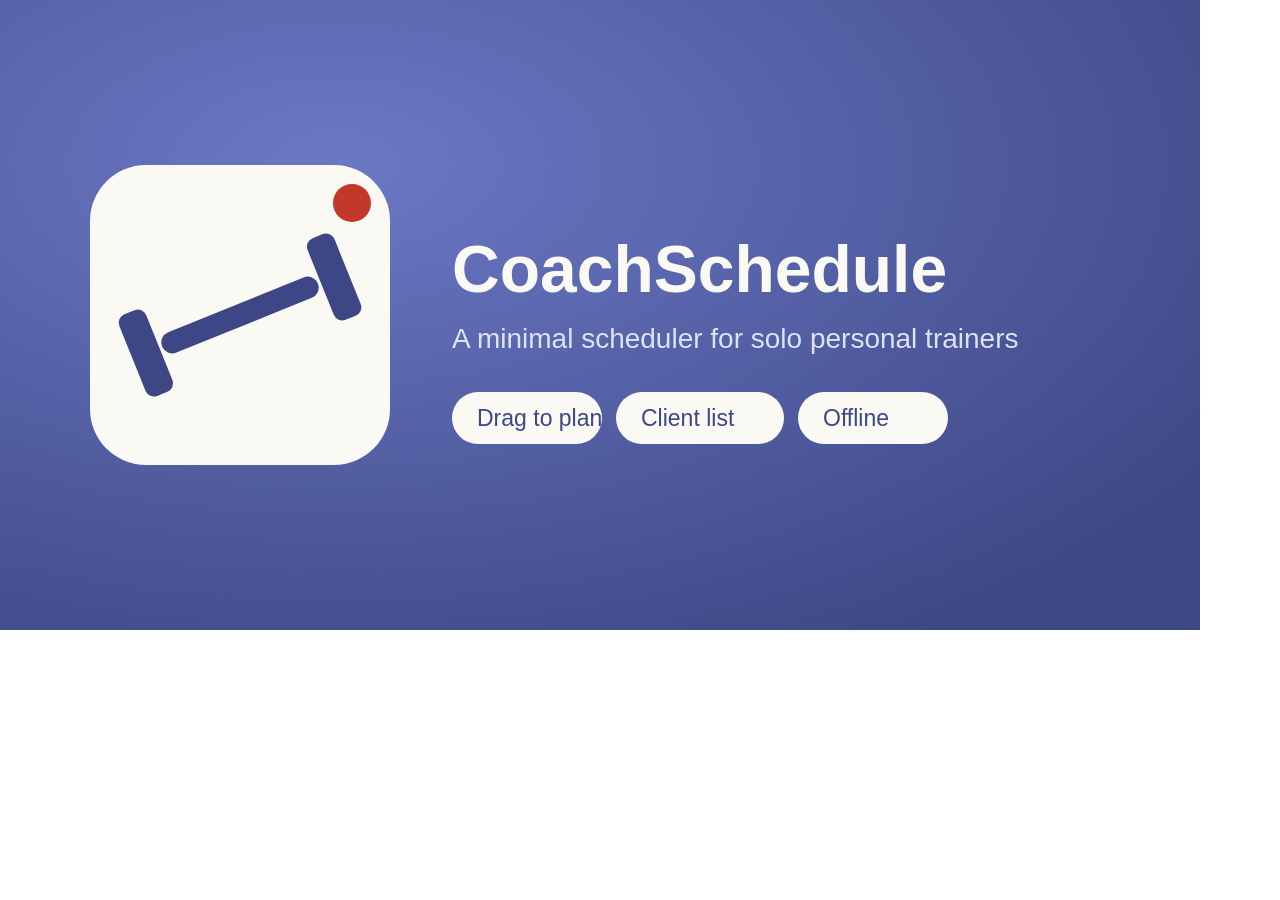
<file: og-wrapper-en.html>
<!doctype html>
<html><head><meta charset="UTF-8"></head>
<body style="margin:0;padding:0;width:1200px;height:630px;overflow:hidden;">
<img src="og-source-en.svg" style="display:block;width:1200px;height:630px;" />
</body></html>
</file>
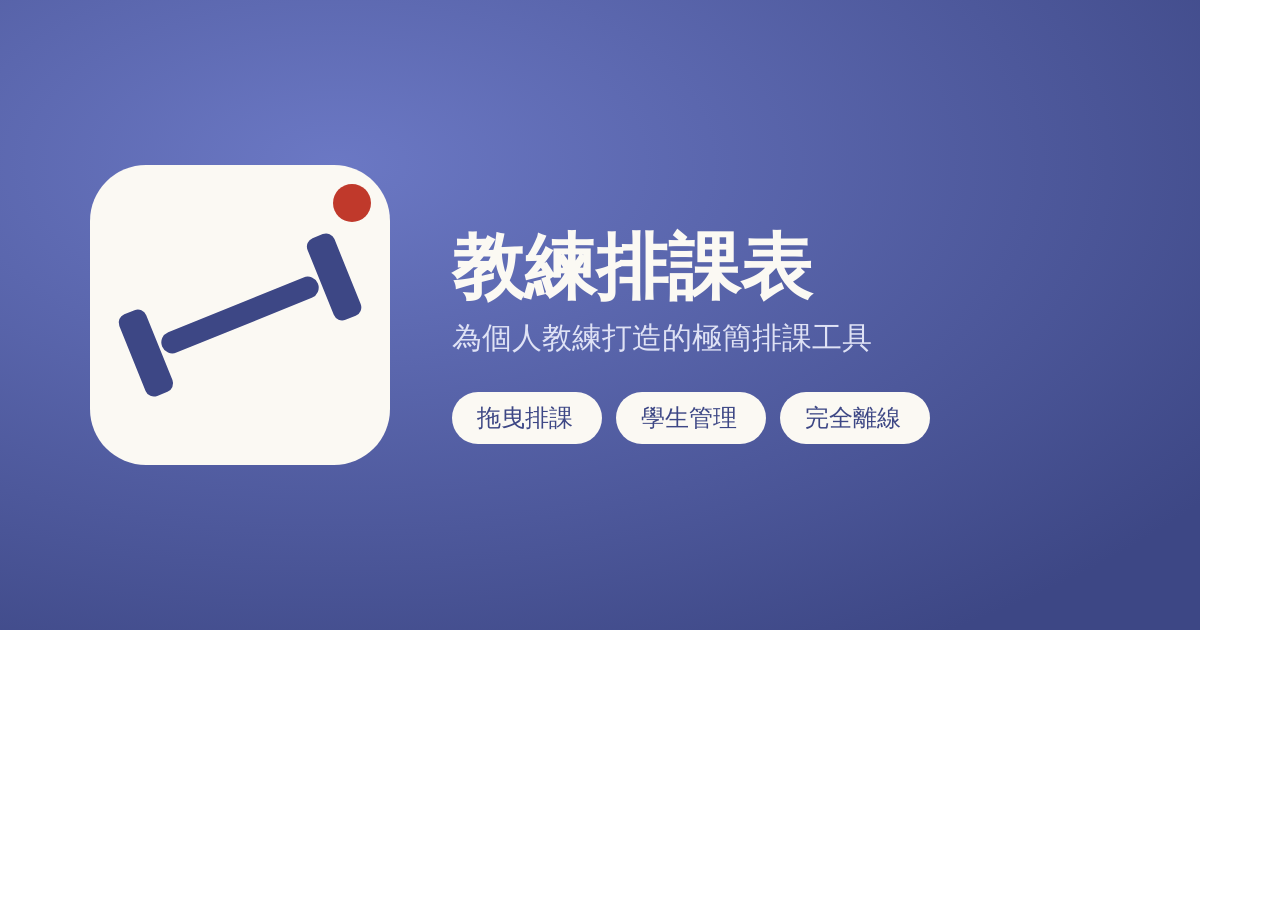
<file: og-wrapper.html>
<!doctype html>
<html><head><meta charset="UTF-8"></head>
<body style="margin:0;padding:0;width:1200px;height:630px;overflow:hidden;">
<img src="og-source.svg" style="display:block;width:1200px;height:630px;" />
</body></html>
</file>
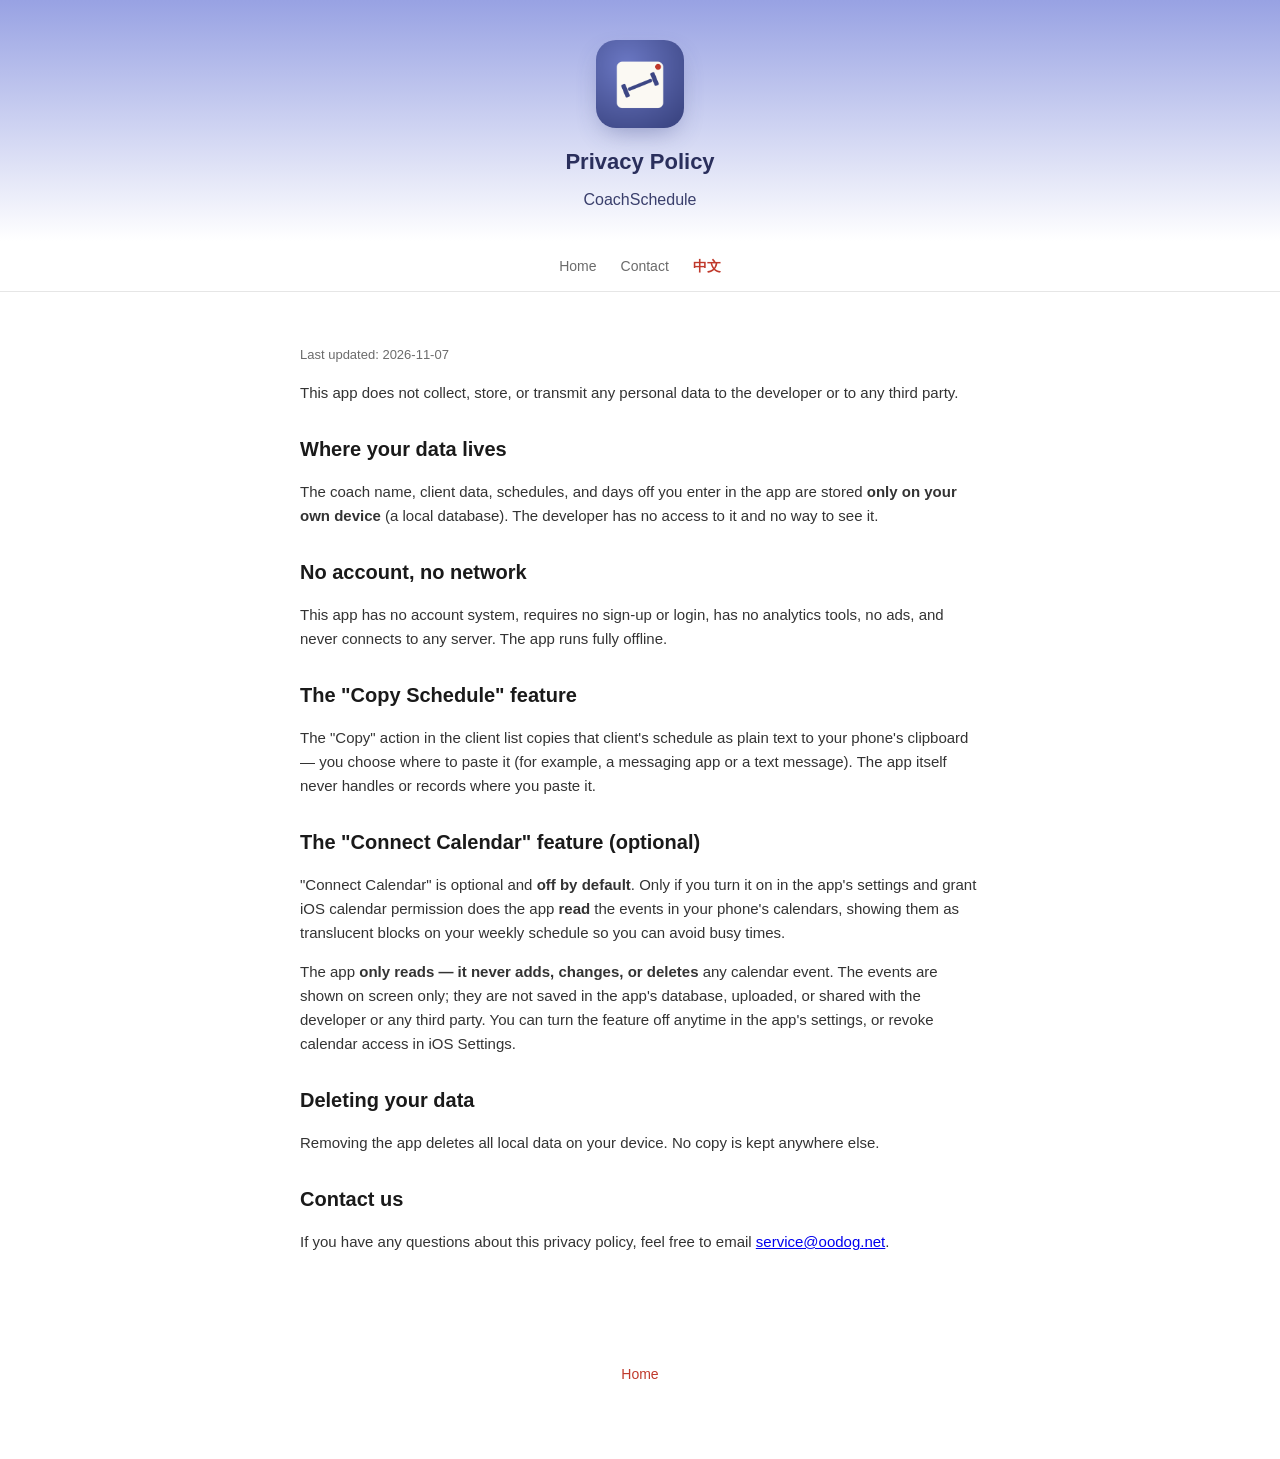
<file: privacy-en.html>
<!doctype html>
<html lang="en">
<head>
  <meta charset="UTF-8" />
  <meta name="viewport" content="width=device-width, initial-scale=1.0" />
  <title>Privacy Policy — CoachSchedule</title>
  <meta name="description" content="CoachSchedule's privacy policy: no data is collected, stored, or transmitted anywhere — everything stays on your own device." />
  <link rel="canonical" href="https://yrhhiming.github.io/CoachScheduleSite/privacy-en.html" />

  <!-- Language versions -->
  <link rel="alternate" hreflang="zh-Hant" href="https://yrhhiming.github.io/CoachScheduleSite/privacy.html" />
  <link rel="alternate" hreflang="en" href="https://yrhhiming.github.io/CoachScheduleSite/privacy-en.html" />
  <link rel="alternate" hreflang="x-default" href="https://yrhhiming.github.io/CoachScheduleSite/privacy.html" />

  <meta property="og:type" content="website" />
  <meta property="og:site_name" content="CoachSchedule" />
  <meta property="og:title" content="Privacy Policy — CoachSchedule" />
  <meta property="og:description" content="No data is collected, stored, or transmitted anywhere — everything stays on your own device." />
  <meta property="og:url" content="https://yrhhiming.github.io/CoachScheduleSite/privacy-en.html" />
  <meta property="og:image" content="https://yrhhiming.github.io/CoachScheduleSite/og-image-en.jpg" />
  <meta property="og:locale" content="en_US" />

  <link rel="icon" type="image/svg+xml" href="favicon.svg" />
  <link rel="apple-touch-icon" href="apple-touch-icon.png" />

  <link rel="stylesheet" href="style.css" />
</head>
<body>

  <header class="hero" style="padding: 40px 0 28px;">
    <div class="wrap">
      <img class="icon" src="assets/brand/app-icon.png" alt="CoachSchedule app icon" />
      <h1 style="font-size: 22px;">Privacy Policy</h1>
      <p>CoachSchedule</p>
    </div>
  </header>

  <nav class="top">
    <a href="en.html">Home</a>
    <a href="mailto:service@oodog.net">Contact</a>
    <a href="privacy.html" class="lang-switch">中文</a>
  </nav>

  <section class="policy">
    <div class="wrap">
      <p style="color: var(--muted); font-size: 13px;">Last updated: 2026-11-07</p>

      <p>This app does not collect, store, or transmit any personal data to the developer or to any third party.</p>

      <h2>Where your data lives</h2>
      <p>
        The coach name, client data, schedules, and days off you enter in the app are stored
        <strong>only on your own device</strong> (a local database). The developer has no access to it and no way
        to see it.
      </p>

      <h2>No account, no network</h2>
      <p>
        This app has no account system, requires no sign-up or login, has no analytics tools, no ads, and never
        connects to any server. The app runs fully offline.
      </p>

      <h2>The "Copy Schedule" feature</h2>
      <p>
        The "Copy" action in the client list copies that client's schedule as plain text to your phone's clipboard —
        you choose where to paste it (for example, a messaging app or a text message). The app itself never handles
        or records where you paste it.
      </p>

      <h2>The "Connect Calendar" feature (optional)</h2>
      <p>
        "Connect Calendar" is optional and <strong>off by default</strong>. Only if you turn it on in the app's
        settings and grant iOS calendar permission does the app <strong>read</strong> the events in your phone's
        calendars, showing them as translucent blocks on your weekly schedule so you can avoid busy times.
      </p>
      <p>
        The app <strong>only reads — it never adds, changes, or deletes</strong> any calendar event. The events are
        shown on screen only; they are not saved in the app's database, uploaded, or shared with the developer or any
        third party. You can turn the feature off anytime in the app's settings, or revoke calendar access in iOS Settings.
      </p>

      <h2>Deleting your data</h2>
      <p>Removing the app deletes all local data on your device. No copy is kept anywhere else.</p>

      <h2>Contact us</h2>
      <p>If you have any questions about this privacy policy, feel free to email <a href="mailto:service@oodog.net">service@oodog.net</a>.</p>
    </div>
  </section>

  <footer>
    <div class="wrap">
      <p><a href="en.html">Home</a></p>
    </div>
  </footer>

</body>
</html>
</file>
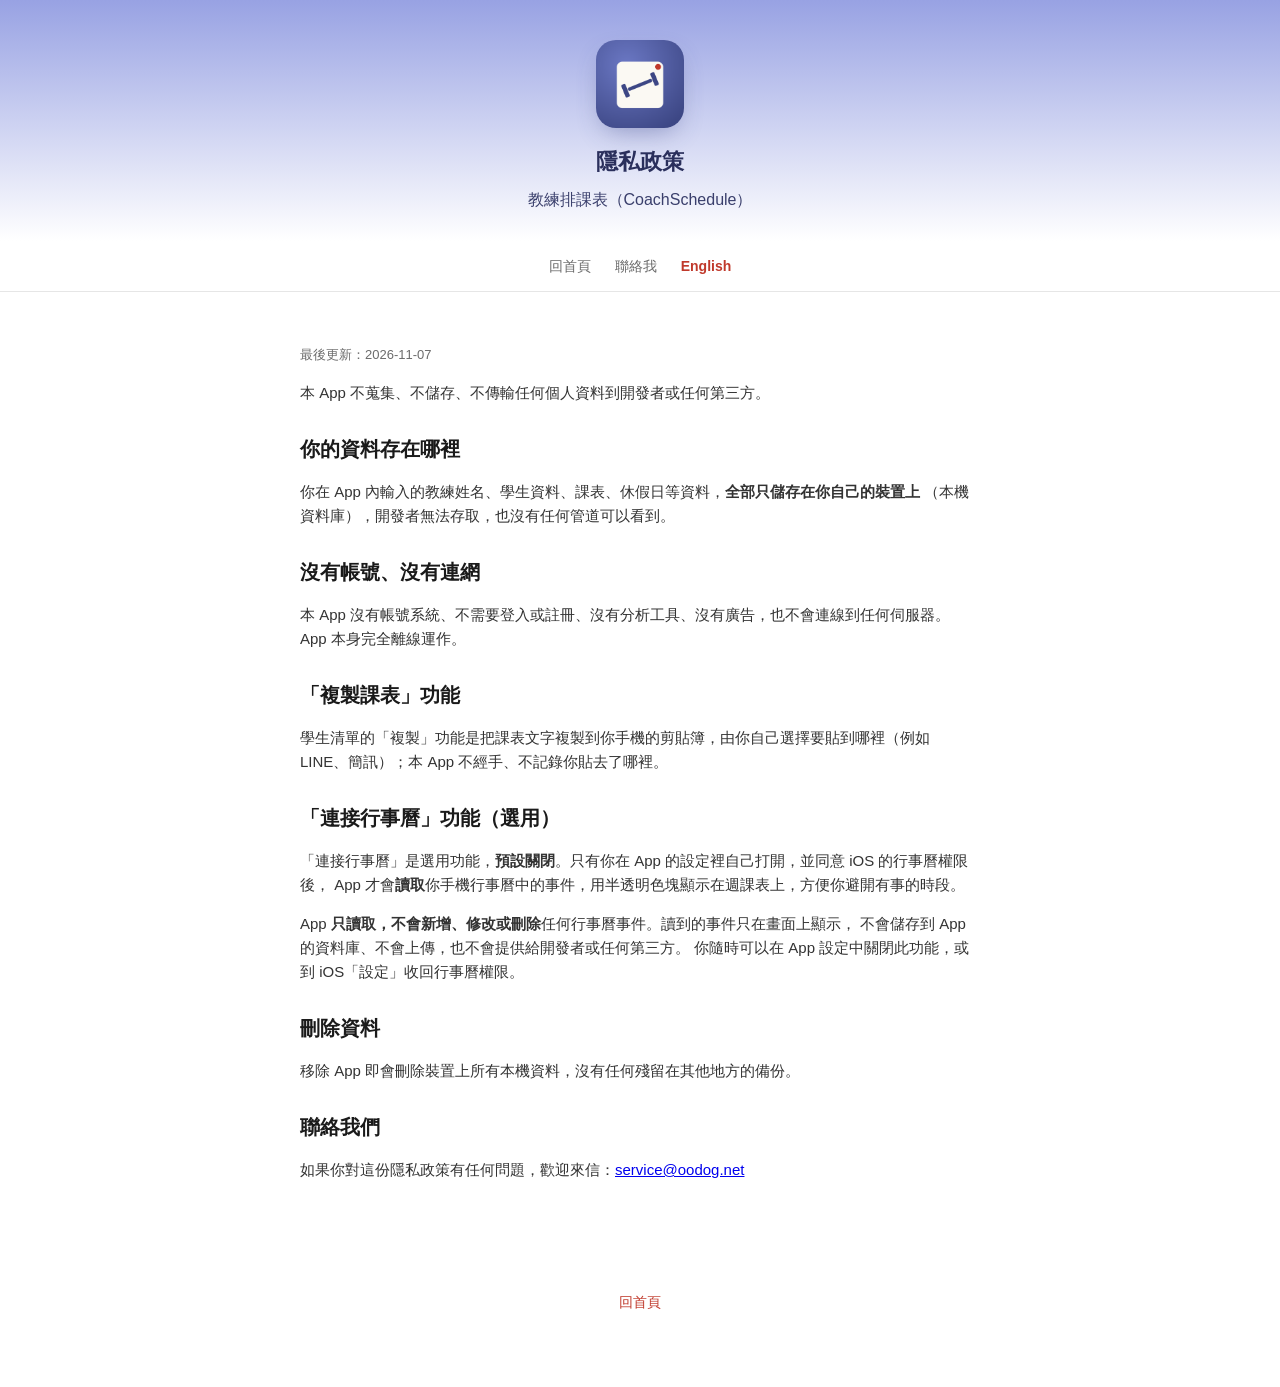
<file: privacy.html>
<!doctype html>
<html lang="zh-Hant">
<head>
  <meta charset="UTF-8" />
  <meta name="viewport" content="width=device-width, initial-scale=1.0" />
  <title>隱私政策 — 教練排課表</title>
  <meta name="description" content="教練排課表的隱私政策：不蒐集、不儲存、不傳輸任何個人資料，所有資料只存在你自己的裝置上。" />
  <link rel="canonical" href="https://yrhhiming.github.io/CoachScheduleSite/privacy.html" />

  <!-- 語言版本 -->
  <link rel="alternate" hreflang="zh-Hant" href="https://yrhhiming.github.io/CoachScheduleSite/privacy.html" />
  <link rel="alternate" hreflang="en" href="https://yrhhiming.github.io/CoachScheduleSite/privacy-en.html" />
  <link rel="alternate" hreflang="x-default" href="https://yrhhiming.github.io/CoachScheduleSite/privacy.html" />

  <meta property="og:type" content="website" />
  <meta property="og:site_name" content="教練排課表" />
  <meta property="og:title" content="隱私政策 — 教練排課表" />
  <meta property="og:description" content="不蒐集、不儲存、不傳輸任何個人資料，所有資料只存在你自己的裝置上。" />
  <meta property="og:url" content="https://yrhhiming.github.io/CoachScheduleSite/privacy.html" />
  <meta property="og:image" content="https://yrhhiming.github.io/CoachScheduleSite/og-image.jpg" />
  <meta property="og:locale" content="zh_TW" />

  <link rel="icon" type="image/svg+xml" href="favicon.svg" />
  <link rel="apple-touch-icon" href="apple-touch-icon.png" />

  <link rel="stylesheet" href="style.css" />
</head>
<body>

  <header class="hero" style="padding: 40px 0 28px;">
    <div class="wrap">
      <img class="icon" src="assets/brand/app-icon.png" alt="教練排課表 App 圖示" />
      <h1 style="font-size: 22px;">隱私政策</h1>
      <p>教練排課表（CoachSchedule）</p>
    </div>
  </header>

  <nav class="top">
    <a href="index.html">回首頁</a>
    <a href="mailto:service@oodog.net">聯絡我</a>
    <a href="privacy-en.html" class="lang-switch">English</a>
  </nav>

  <section class="policy">
    <div class="wrap">
      <p style="color: var(--muted); font-size: 13px;">最後更新：2026-11-07</p>

      <p>本 App 不蒐集、不儲存、不傳輸任何個人資料到開發者或任何第三方。</p>

      <h2>你的資料存在哪裡</h2>
      <p>
        你在 App 內輸入的教練姓名、學生資料、課表、休假日等資料，<strong>全部只儲存在你自己的裝置上</strong>
        （本機資料庫），開發者無法存取，也沒有任何管道可以看到。
      </p>

      <h2>沒有帳號、沒有連網</h2>
      <p>
        本 App 沒有帳號系統、不需要登入或註冊、沒有分析工具、沒有廣告，也不會連線到任何伺服器。
        App 本身完全離線運作。
      </p>

      <h2>「複製課表」功能</h2>
      <p>
        學生清單的「複製」功能是把課表文字複製到你手機的剪貼簿，由你自己選擇要貼到哪裡（例如
        LINE、簡訊）；本 App 不經手、不記錄你貼去了哪裡。
      </p>

      <h2>「連接行事曆」功能（選用）</h2>
      <p>
        「連接行事曆」是選用功能，<strong>預設關閉</strong>。只有你在 App 的設定裡自己打開，並同意 iOS 的行事曆權限後，
        App 才會<strong>讀取</strong>你手機行事曆中的事件，用半透明色塊顯示在週課表上，方便你避開有事的時段。
      </p>
      <p>
        App <strong>只讀取，不會新增、修改或刪除</strong>任何行事曆事件。讀到的事件只在畫面上顯示，
        不會儲存到 App 的資料庫、不會上傳，也不會提供給開發者或任何第三方。
        你隨時可以在 App 設定中關閉此功能，或到 iOS「設定」收回行事曆權限。
      </p>

      <h2>刪除資料</h2>
      <p>移除 App 即會刪除裝置上所有本機資料，沒有任何殘留在其他地方的備份。</p>

      <h2>聯絡我們</h2>
      <p>如果你對這份隱私政策有任何問題，歡迎來信：<a href="mailto:service@oodog.net">service@oodog.net</a></p>
    </div>
  </section>

  <footer>
    <div class="wrap">
      <p><a href="index.html">回首頁</a></p>
    </div>
  </footer>

</body>
</html>
</file>
<file: style.css>
:root {
  --bg: #ffffff;
  --text: #1a1a1a;
  --muted: #6b6b6b;
  --accent: #c0392b;
  --header-bg: #98a2e3;
  --line: #e6e6e6;
  --card-bg: #f7f8fc;
  --off-bg: #f7dce4;
}

* {
  box-sizing: border-box;
}

body {
  margin: 0;
  background: var(--bg);
  color: var(--text);
  font-family: -apple-system, BlinkMacSystemFont, "PingFang TC", "Helvetica Neue", Arial, sans-serif;
  line-height: 1.6;
}

.wrap {
  max-width: 720px;
  margin: 0 auto;
  padding: 0 20px;
}

/* ── 頂部 hero ───────────────────────────────── */
.hero {
  background: linear-gradient(180deg, var(--header-bg) 0%, #ffffff 100%);
  padding: 56px 0 40px;
  text-align: center;
}

.hero .icon {
  display: block;
  width: 88px;
  height: 88px;
  border-radius: 20px; /* 模擬 iOS 圖示遮罩，原始檔本身維持直角滿版 */
  margin: 0 auto 16px;
  box-shadow: 0 10px 26px -8px rgba(61, 71, 133, 0.45);
}

.hero h1 {
  margin: 0 0 8px;
  font-size: 28px;
  font-weight: 700;
  color: #2a2f5c;
}

.hero p {
  margin: 0;
  font-size: 16px;
  color: #3a3f6c;
}

/* ── 導覽列 ───────────────────────────────── */
nav.top {
  display: flex;
  justify-content: center;
  gap: 24px;
  padding: 14px 0;
  border-bottom: 1px solid var(--line);
  font-size: 14px;
}

nav.top a {
  color: var(--muted);
  text-decoration: none;
}

nav.top a:hover {
  color: var(--accent);
}

/* ── 一般內文區塊 ───────────────────────────────── */
section {
  padding: 40px 0;
}

section + section {
  border-top: 1px solid var(--line);
}

h2 {
  font-size: 20px;
  font-weight: 700;
  margin: 0 0 4px;
}

h2 .step-no {
  color: var(--accent);
  font-weight: 700;
  margin-right: 6px;
}

.step-desc {
  color: var(--muted);
  font-size: 15px;
  margin: 0 0 20px;
}

/* ── 步驟卡片（圖 + 文字）───────────────────────── */
.step {
  display: flex;
  align-items: center;
  gap: 28px;
}

.step.reverse {
  flex-direction: row-reverse;
}

.step img {
  width: 220px;
  flex: none;
  border-radius: 18px;
  border: 6px solid #111;
  box-shadow: 0 10px 30px rgba(0, 0, 0, 0.15);
  display: block;
}

.step .text {
  flex: 1;
}

.step .text p {
  margin: 0 0 10px;
  font-size: 15px;
}

.step .text ul {
  margin: 0;
  padding-left: 20px;
  font-size: 15px;
}

.step .text li {
  margin-bottom: 6px;
}

.note {
  display: inline-block;
  margin-top: 10px;
  padding: 6px 12px;
  border-radius: 8px;
  background: var(--card-bg);
  font-size: 13px;
  color: #444;
}

.note.off {
  background: var(--off-bg);
}

/* ── 特色標注（唯一用在「一格一人」那個核心機制上）───────────── */
.featured {
  position: relative;
  padding: 32px 28px;
  margin: 24px 0;
  border-radius: 20px;
  background: #f3c9bc; /* 實色、夠深，跟其他純白區塊一眼區隔 */
  border: 1px solid #e2a893;
}

.featured-badge {
  display: inline-block;
  margin-bottom: 12px;
  padding: 5px 14px;
  border-radius: 999px;
  background: var(--accent);
  color: #fff;
  font-size: 12px;
  font-weight: 700;
  letter-spacing: 0.04em;
}

.highlight-rule {
  font-weight: 600;
  color: var(--text);
}

/* ── 多圖步驟（一段文字搭配多張截圖）───────────── */
.substeps {
  display: flex;
  flex-wrap: wrap;
  justify-content: center;
  gap: 22px;
  margin-top: 22px;
}

.substeps figure {
  flex: 0 1 160px;
  margin: 0;
  text-align: center;
}

.substeps img {
  width: 100%;
  border-radius: 14px;
  border: 5px solid #111;
  box-shadow: 0 8px 20px rgba(0, 0, 0, 0.15);
  display: block;
}

.substeps figcaption {
  margin-top: 8px;
  font-size: 13px;
  color: var(--muted);
}

.featured .substeps figcaption {
  color: #5a3f36;
}

/* ── 語言切換 ───────────────────────────────── */
nav.top .lang-switch {
  color: var(--accent);
  font-weight: 600;
}

/* ── Feature grid（首頁摘要用）───────────────────── */
.features {
  display: grid;
  grid-template-columns: 1fr 1fr;
  gap: 16px;
}

.feature {
  background: var(--card-bg);
  border-radius: 14px;
  padding: 16px;
}

.feature .f-title {
  font-weight: 600;
  margin-bottom: 4px;
}

.feature .f-body {
  font-size: 13px;
  color: var(--muted);
}

/* ── Footer ───────────────────────────────── */
footer {
  padding: 40px 0 60px;
  text-align: center;
  color: var(--muted);
  font-size: 14px;
}

footer a {
  color: var(--accent);
  text-decoration: none;
}

footer a:hover {
  text-decoration: underline;
}

/* ── 隱私政策頁專用 ───────────────────────────────── */
.policy h2 {
  margin-top: 28px;
}

.policy p,
.policy li {
  font-size: 15px;
  color: #333;
}

/* ── RWD：手機上圖文改上下疊 ───────────────────────── */
@media (max-width: 560px) {
  .step,
  .step.reverse {
    flex-direction: column;
  }
  .step img {
    width: 65%;
    max-width: 260px;
  }
  .features {
    grid-template-columns: 1fr;
  }
  .hero h1 {
    font-size: 24px;
  }
}
</file>
